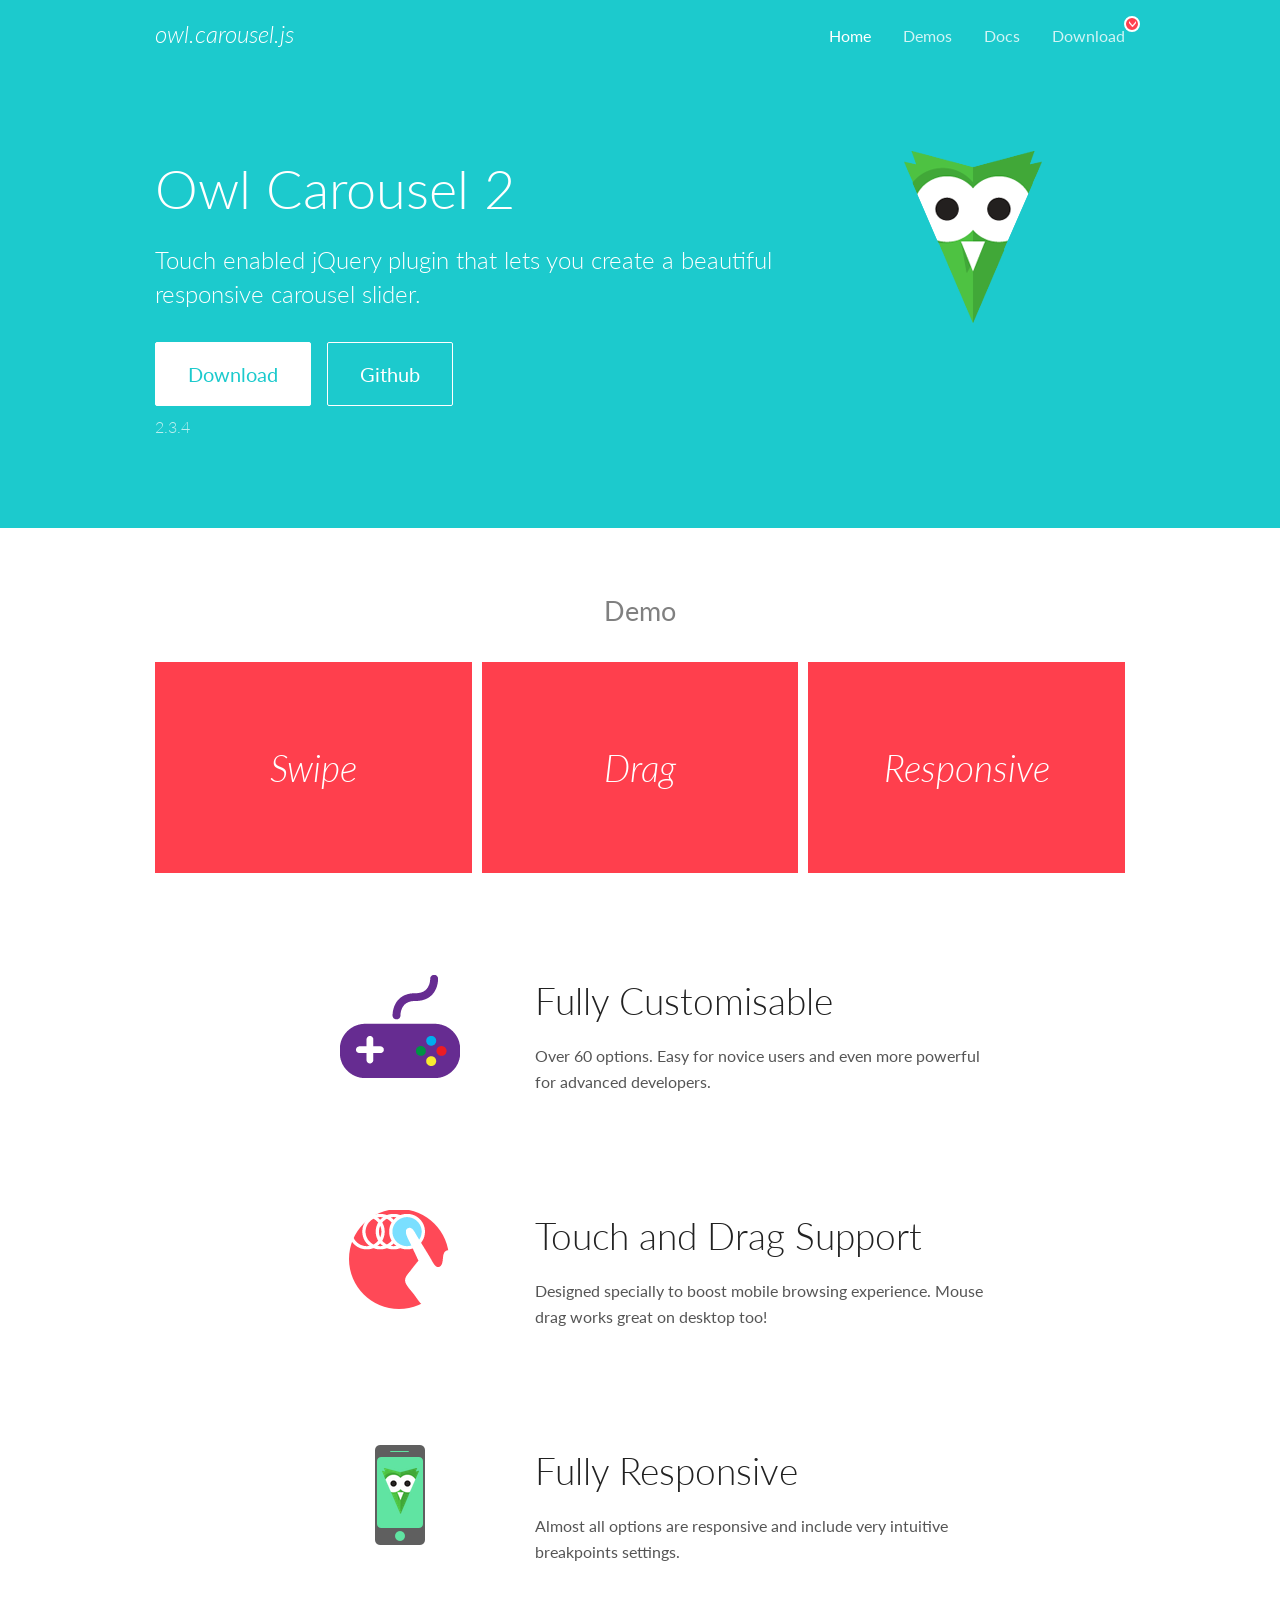
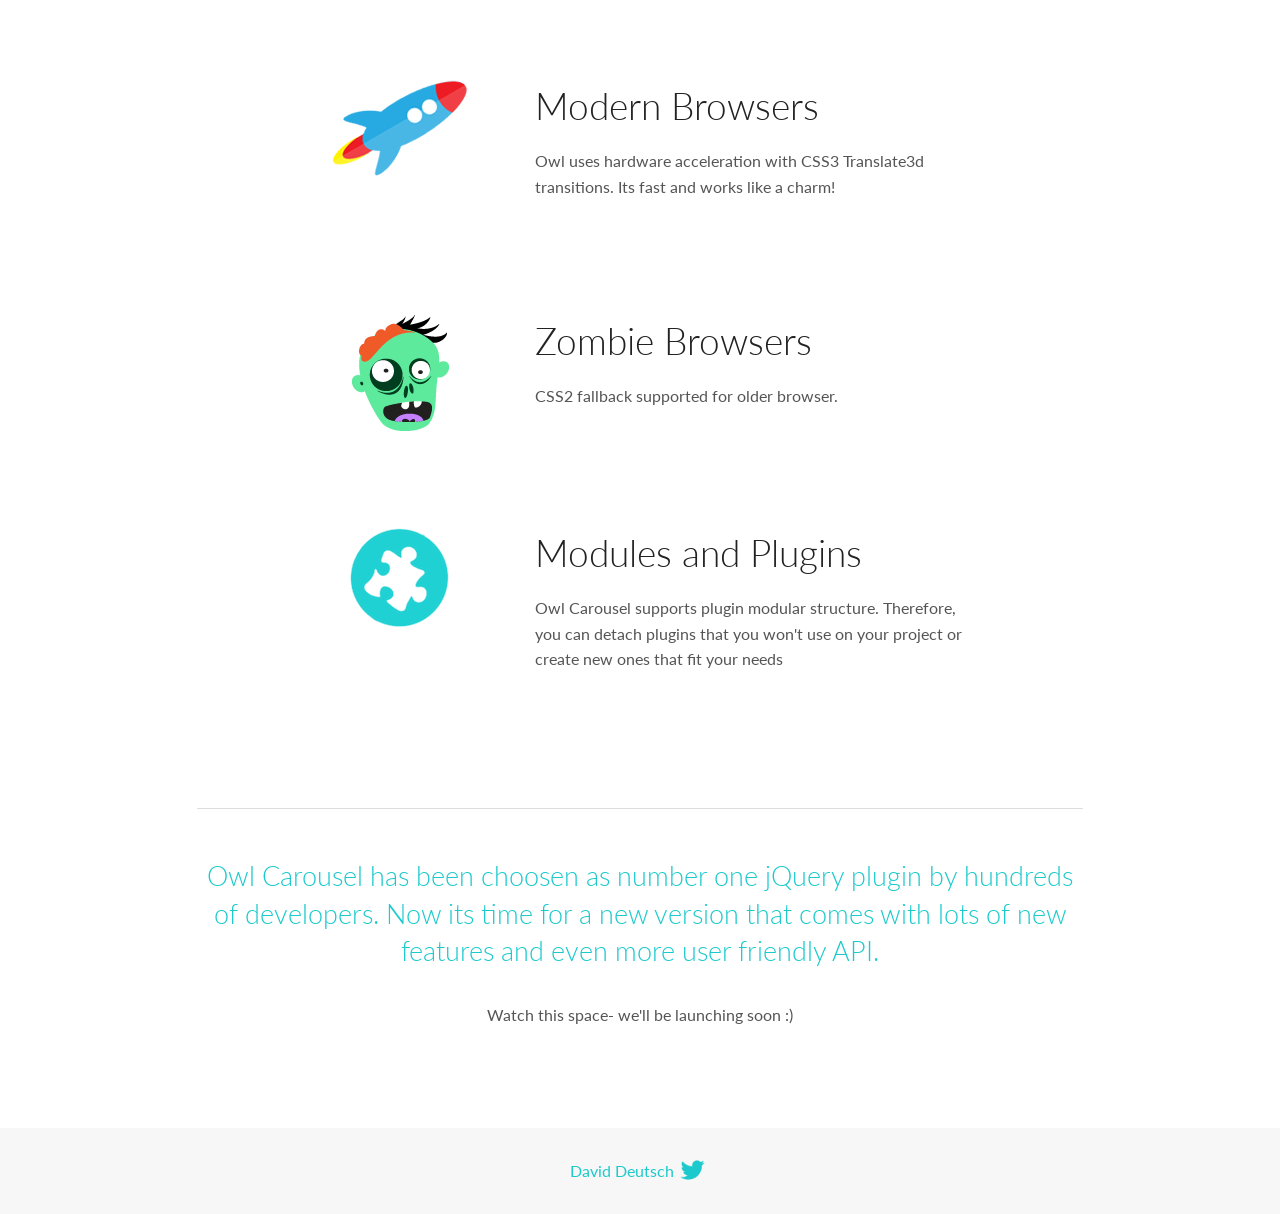
<file: portfolio/src/main/webapp/owl.carousel/docs/index.html>
<!DOCTYPE html>
<html lang="en">
  <head>

    <!-- head -->
    <meta charset="utf-8">
    <meta name="msapplication-tap-highlight" content="no" />
    <meta name="viewport" content="width=device-width, initial-scale=1.0" />
    <meta name="description" content="Touch enabled jQuery plugin that lets you create beautiful responsive carousel slider.">
    <meta name="author" content="David Deutsch">
    <title>
      Home | Owl Carousel | 2.3.4
    </title>

    <!-- Stylesheets -->
    <link href='https://fonts.googleapis.com/css?family=Lato:300,400,700,400italic,300italic' rel='stylesheet' type='text/css'>
    <link rel="stylesheet" href="assets/css/docs.theme.min.css">

    <!-- Owl Stylesheets -->
    <link rel="stylesheet" href="assets/owlcarousel/assets/owl.carousel.min.css">
    <link rel="stylesheet" href="assets/owlcarousel/assets/owl.theme.default.min.css">

    <!-- HTML5 shim and Respond.js IE8 support of HTML5 elements and media queries -->

    <!--[if lt IE 9]>
      <script src="https://oss.maxcdn.com/libs/html5shiv/3.7.0/html5shiv.js"></script>
      <script src="https://oss.maxcdn.com/libs/respond.js/1.3.0/respond.min.js"></script>
    <![endif]-->

    <!-- Favicons -->
    <link rel="apple-touch-icon-precomposed" sizes="144x144" href="assets/ico/apple-touch-icon-144-precomposed.png">
    <link rel="shortcut icon" href="assets/ico/favicon.png">
    <link rel="shortcut icon" href="favicon.ico">

    <!-- Yeah i know js should not be in header. Its required for demos.-->

    <!-- javascript -->
    <script src="assets/vendors/jquery.min.js"></script>
    <script src="assets/owlcarousel/owl.carousel.js"></script>
  </head>
  <body>

    <!-- header -->
    <header class="header">
      <div class="row">
        <div class="large-12 columns">
          <div class="brand left">
            <h3>
              <a href="/OwlCarousel2/">owl.carousel.js</a> 
            </h3>
          </div>
          <a id="toggle-nav" class="right">
            <span></span> <span></span> <span></span> 
          </a> 
          <div class="nav-bar">
            <ul class="clearfix">
              <li class="active">
                <a href="/OwlCarousel2/index.html">Home</a> 
              </li>
              <li> <a href="/OwlCarousel2/demos/demos.html">Demos</a>  </li>
              <li> <a href="/OwlCarousel2/docs/started-welcome.html">Docs</a>  </li>
              <li>
                <a href="https://github.com/OwlCarousel2/OwlCarousel2/archive/2.3.4.zip">Download</a> 
                <span class="download"></span> 
              </li>
            </ul>
          </div>
        </div>
      </div>
    </header>

    <!-- home panel -->
    <section id="hero">
      <div class="row">
        <div class="large-8 medium-8 columns">
          <h1>Owl Carousel 2</h1>
          <h4>Touch enabled jQuery plugin that lets you create a beautiful responsive carousel slider.</h4>
          <a href="https://github.com/OwlCarousel2/OwlCarousel2/archive/2.3.4.zip" class="hero-button">Download</a> 
          <a href="https://github.com/OwlCarousel2/OwlCarousel2" class="hero-button outline">Github</a> 
          <p>2.3.4</p>
        </div>
        <div class="large-4 medium-4 columns">
          <img class="owl-logo" src="assets/img/owl-logo.png" alt="mr. Owl">
        </div>
      </div>
    </section>

    <!-- body -->
    <div class="home-demo">
      <div class="row">
        <div class="large-12 columns">
          <h3>Demo</h3>
          <div class="owl-carousel">
            <div class="item">
              <h2>Swipe</h2>
            </div>
            <div class="item">
              <h2>Drag</h2>
            </div>
            <div class="item">
              <h2>Responsive</h2>
            </div>
            <div class="item">
              <h2>CSS3</h2>
            </div>
            <div class="item">
              <h2>Fast</h2>
            </div>
            <div class="item">
              <h2>Easy</h2>
            </div>
            <div class="item">
              <h2>Free</h2>
            </div>
            <div class="item">
              <h2>Upgradable</h2>
            </div>
            <div class="item">
              <h2>Tons of options</h2>
            </div>
            <div class="item">
              <h2>Infinity</h2>
            </div>
            <div class="item">
              <h2>Auto Width</h2>
            </div>
          </div>
        </div>
      </div>
    </div>
    <script>
      var owl = $('.owl-carousel');
      owl.owlCarousel({
        margin: 10,
        loop: true,
        responsive: {
          0: {
            items: 1
          },
          600: {
            items: 2
          },
          1000: {
            items: 3
          }
        }
      })
    </script>

    <!-- features -->
    <div id="features">
      <div class="row">
        <div class="small-12 medium-9 small-centered columns">
          <section class="row feature">
            <div class="medium-4 small-12 columns">
              <img src="assets/img/feature-options.png" alt="">
            </div>
            <div class="medium-8 small-12 columns">
              <h2>Fully Customisable</h2>
              <p>Over 60 options. Easy for novice users and even more powerful for advanced developers.</p>
            </div>
          </section>
          <section class="row feature">
            <div class="medium-4 small-12 columns">
              <img src="assets/img/feature-drag.png" alt="">
            </div>
            <div class="medium-8 small-12 columns">
              <h2>Touch and Drag Support</h2>
              <p>Designed specially to boost mobile browsing experience. Mouse drag works great on desktop too!</p>
            </div>
          </section>
          <section class="row feature">
            <div class="medium-4 small-12 columns">
              <img src="assets/img/feature-responsive.png" alt="">
            </div>
            <div class="medium-8 small-12 columns">
              <h2>Fully Responsive</h2>
              <p>Almost all options are responsive and include very intuitive breakpoints settings.</p>
            </div>
          </section>
          <section class="row feature">
            <div class="medium-4 small-12 columns">
              <img src="assets/img/feature-modern.png" alt="">
            </div>
            <div class="medium-8 small-12 columns">
              <h2>Modern Browsers</h2>
              <p>Owl uses hardware acceleration with CSS3 Translate3d transitions. Its fast and works like a charm! </p>
            </div>
          </section>
          <section class="row feature">
            <div class="medium-4 small-12 columns">
              <img src="assets/img/feature-zombie.png" alt="">
            </div>
            <div class="medium-8 small-12 columns">
              <h2>Zombie Browsers</h2>
              <p>CSS2 fallback supported for older browser.</p>
            </div>
          </section>
          <section class="row feature">
            <div class="medium-4 small-12 columns">
              <img src="assets/img/feature-module.png" alt="">
            </div>
            <div class="medium-8 small-12 columns">
              <h2>Modules and Plugins</h2>
              <p>Owl Carousel supports plugin modular structure. Therefore, you can detach plugins that you won&#x27;t use on your project or create new ones that fit your needs</p>
            </div>
          </section>
        </div>
      </div>
    </div>

    <!-- footer -->
    <section id="teaser-text">
      <div class="row">
        <div class="small-12 medium-11 small-centered columns">
          <hr>
          <h3 id="owl-carousel-has-been-choosen-as-number-one-jquery-plugin-by-hundreds-of-developers-now-its-time-for-a-new-version-that-comes-with-lots-of-new-features-and-even-more-user-friendly-api-">Owl Carousel has been choosen as number one jQuery plugin by hundreds of developers. Now its time for a new version that comes with lots of new features and even more user friendly API.</h3>
          <p>Watch this space- we&#39;ll be launching soon :)</p>
        </div>
      </div>
    </section>

    <!-- footer -->
    <footer class="footer">
      <div class="row">
        <div class="large-12 columns">
          <h5>
            <a href="/OwlCarousel2/docs/support-contact.html">David Deutsch</a> 
            <a id="custom-tweet-button" href="https://twitter.com/share?url=https://github.com/OwlCarousel2/OwlCarousel2&text=Owl Carousel - This is so awesome! " target="_blank"></a> 
          </h5>
        </div>
      </div>
    </footer>

    <!-- vendors -->
    <script src="assets/vendors/highlight.js"></script>
    <script src="assets/js/app.js"></script>
  </body>
</html>
</file>
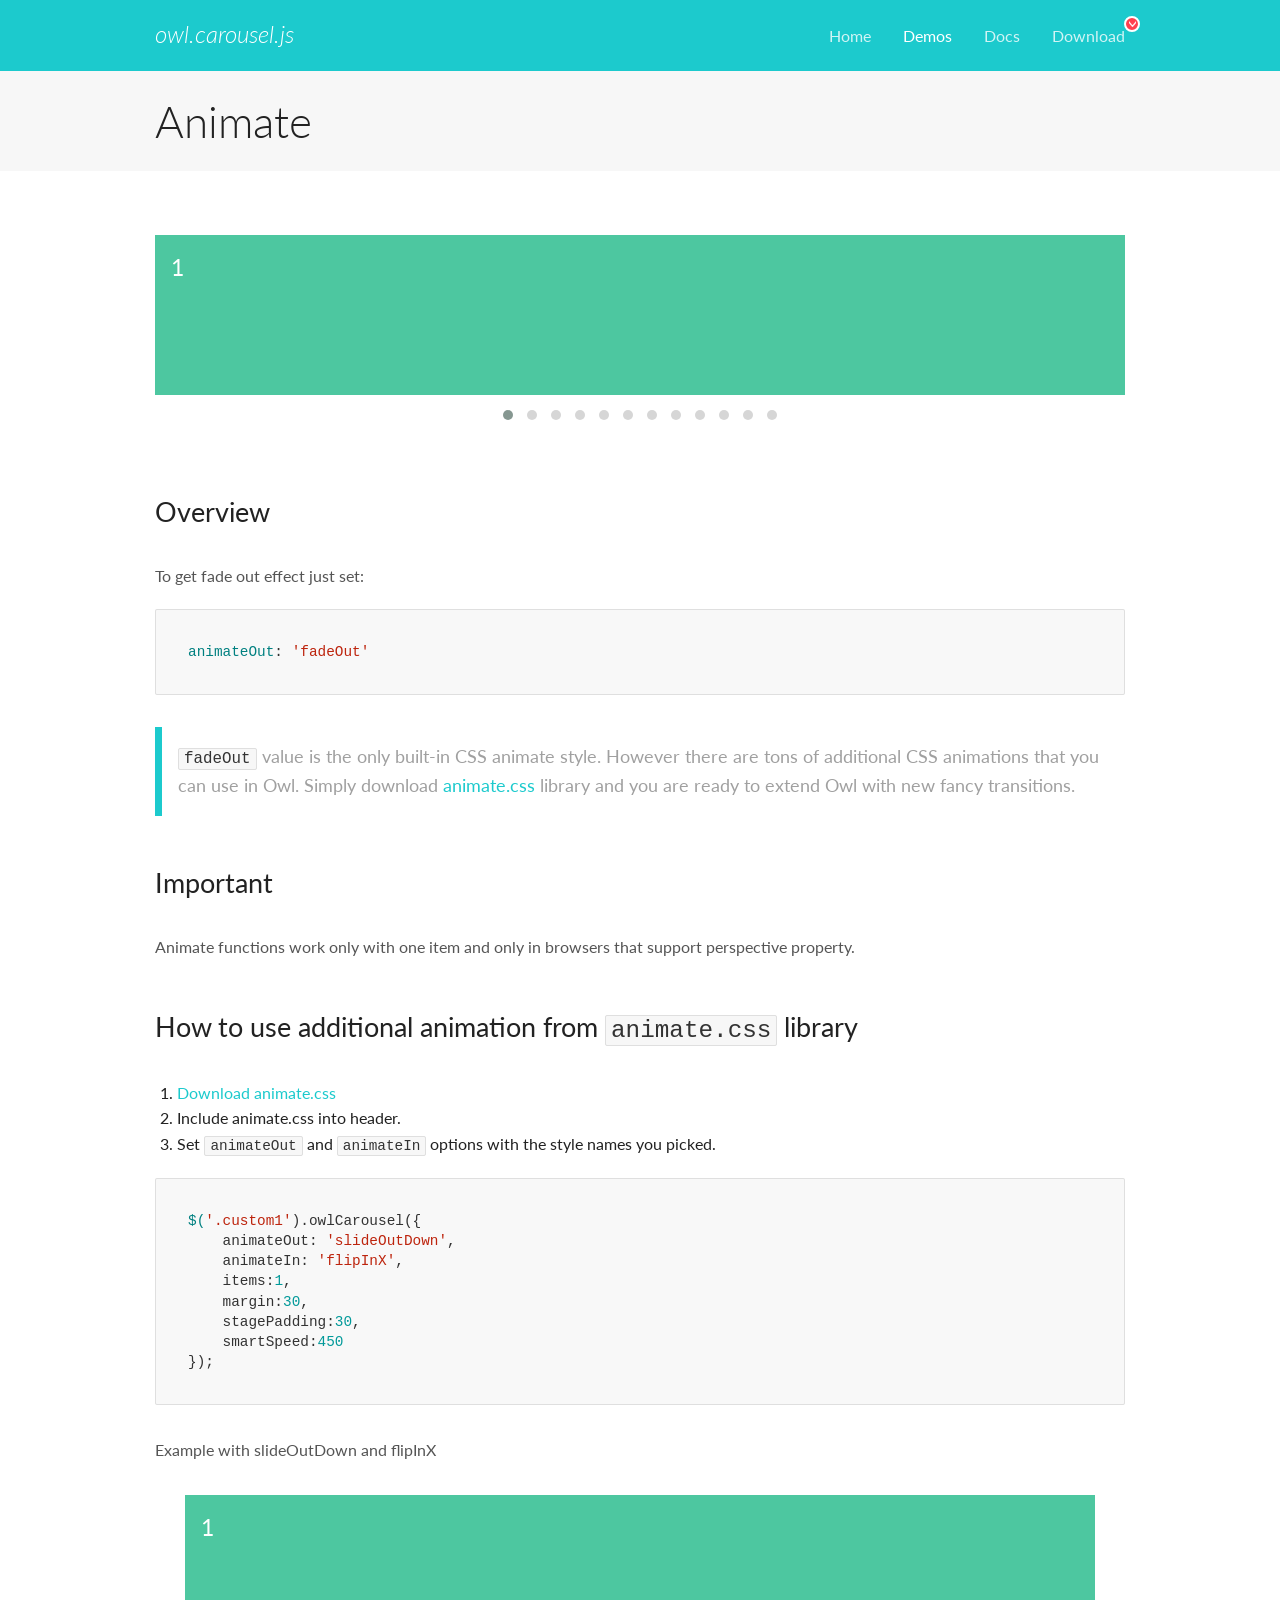
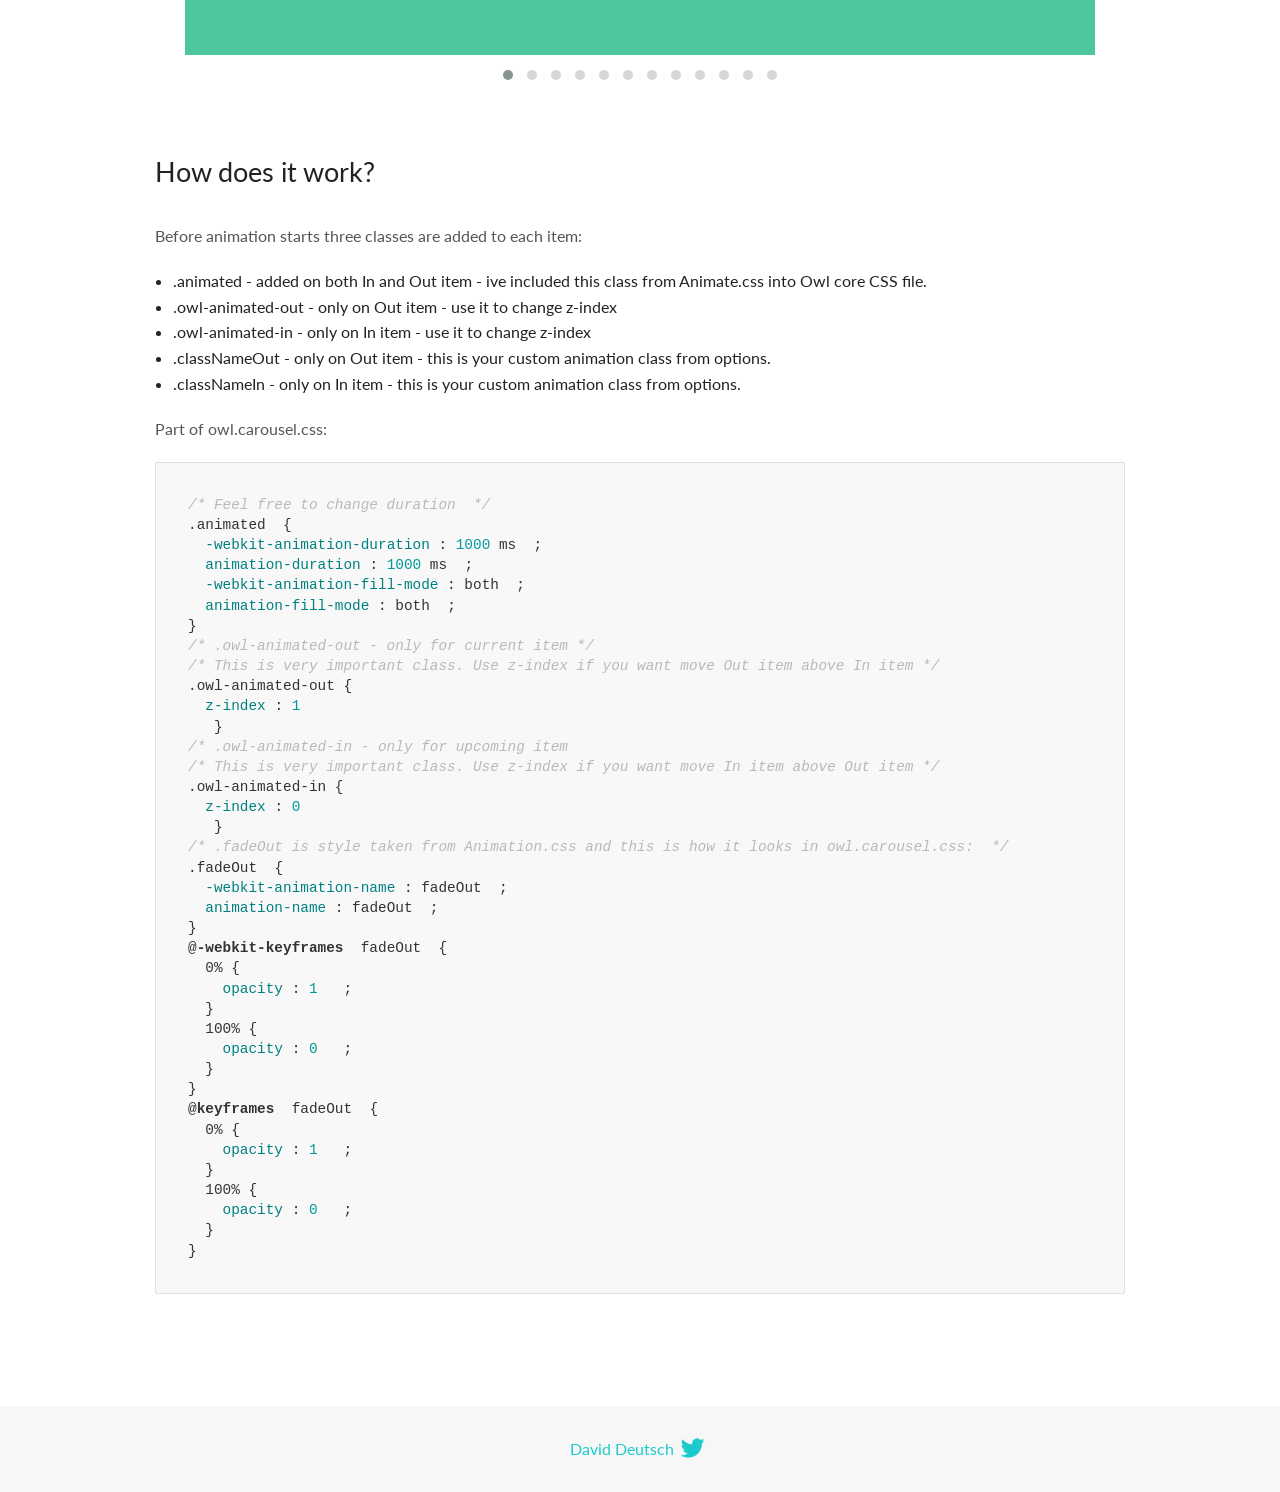
<file: portfolio/src/main/webapp/owl.carousel/docs/demos/animate.html>
<!DOCTYPE html>
<html lang="en">
  <head>

    <!-- head -->
    <meta charset="utf-8">
    <meta name="msapplication-tap-highlight" content="no" />
    <meta name="viewport" content="width=device-width, initial-scale=1.0" />
    <meta name="description" content="Animate carousel">
    <meta name="author" content="David Deutsch">
    <title>
      Animate Demo | Owl Carousel | 2.3.4
    </title>

    <!-- Stylesheets -->
    <link href='https://fonts.googleapis.com/css?family=Lato:300,400,700,400italic,300italic' rel='stylesheet' type='text/css'>
    <link rel="stylesheet" href="../assets/css/docs.theme.min.css">

    <!-- Owl Stylesheets -->
    <link rel="stylesheet" href="../assets/owlcarousel/assets/owl.carousel.min.css">
    <link rel="stylesheet" href="../assets/owlcarousel/assets/owl.theme.default.min.css">

    <!-- HTML5 shim and Respond.js IE8 support of HTML5 elements and media queries -->

    <!--[if lt IE 9]>
      <script src="https://oss.maxcdn.com/libs/html5shiv/3.7.0/html5shiv.js"></script>
      <script src="https://oss.maxcdn.com/libs/respond.js/1.3.0/respond.min.js"></script>
    <![endif]-->

    <!-- Favicons -->
    <link rel="apple-touch-icon-precomposed" sizes="144x144" href="../assets/ico/apple-touch-icon-144-precomposed.png">
    <link rel="shortcut icon" href="../assets/ico/favicon.png">
    <link rel="shortcut icon" href="favicon.ico">

    <!-- Yeah i know js should not be in header. Its required for demos.-->

    <!-- javascript -->
    <script src="../assets/vendors/jquery.min.js"></script>
    <script src="../assets/owlcarousel/owl.carousel.js"></script>
  </head>
  <body>

    <!-- header -->
    <header class="header">
      <div class="row">
        <div class="large-12 columns">
          <div class="brand left">
            <h3>
              <a href="/OwlCarousel2/">owl.carousel.js</a> 
            </h3>
          </div>
          <a id="toggle-nav" class="right">
            <span></span> <span></span> <span></span> 
          </a> 
          <div class="nav-bar">
            <ul class="clearfix">
              <li> <a href="/OwlCarousel2/index.html">Home</a>  </li>
              <li class="active">
                <a href="/OwlCarousel2/demos/demos.html">Demos</a> 
              </li>
              <li> <a href="/OwlCarousel2/docs/started-welcome.html">Docs</a>  </li>
              <li>
                <a href="https://github.com/OwlCarousel2/OwlCarousel2/archive/2.3.4.zip">Download</a> 
                <span class="download"></span> 
              </li>
            </ul>
          </div>
        </div>
      </div>
    </header>

    <!-- title -->
    <section class="title">
      <div class="row">
        <div class="large-12 columns">
          <h1>Animate</h1>
        </div>
      </div>
    </section>

    <!--  Demos -->
    <section id="demos">
      <div class="row">
        <div class="large-12 columns">
          <div class="fadeOut owl-carousel owl-theme">
            <div class="item">
              <h4>1</h4>
            </div>
            <div class="item">
              <h4>2</h4>
            </div>
            <div class="item">
              <h4>3</h4>
            </div>
            <div class="item">
              <h4>4</h4>
            </div>
            <div class="item">
              <h4>5</h4>
            </div>
            <div class="item">
              <h4>6</h4>
            </div>
            <div class="item">
              <h4>7</h4>
            </div>
            <div class="item">
              <h4>8</h4>
            </div>
            <div class="item">
              <h4>9</h4>
            </div>
            <div class="item">
              <h4>10</h4>
            </div>
            <div class="item">
              <h4>11</h4>
            </div>
            <div class="item">
              <h4>12</h4>
            </div>
          </div>
          <h3 id="overview">Overview</h3>
          <p>To get fade out effect just set:</p>
          <pre><code>animateOut: &#39;fadeOut&#39;</code></pre>
          <blockquote>
            <p><code>fadeOut</code> value is the only built-in CSS animate style. However there are tons of additional CSS animations that you can use in Owl. Simply download
              <a href="https://daneden.github.io/animate.css/">animate.css</a>  library and you are ready to extend Owl with new fancy transitions.</p>
          </blockquote>
          <h3 id="important">Important</h3>
          <p>Animate functions work only with one item and only in browsers that support perspective property.</p>
          <h3 id="how-to-use-additional-animation-from-animate-css-library">How to use additional animation from <code>animate.css</code> library</h3>
          <ol>
            <li> <a href="https://daneden.github.io/animate.css/">Download animate.css</a>  </li>
            <li>Include animate.css into header.</li>
            <li>Set <code>animateOut</code> and <code>animateIn</code> options with the style names you picked.</li>
          </ol>
          <pre><code>$(&#39;.custom1&#39;).owlCarousel({
    animateOut: &#39;slideOutDown&#39;,
    animateIn: &#39;flipInX&#39;,
    items:1,
    margin:30,
    stagePadding:30,
    smartSpeed:450
});</code></pre>
          <p>Example with slideOutDown and flipInX</p>
          <div class="custom1 owl-carousel owl-theme">
            <div class="item">
              <h4>1</h4>
            </div>
            <div class="item">
              <h4>2</h4>
            </div>
            <div class="item">
              <h4>3</h4>
            </div>
            <div class="item">
              <h4>4</h4>
            </div>
            <div class="item">
              <h4>5</h4>
            </div>
            <div class="item">
              <h4>6</h4>
            </div>
            <div class="item">
              <h4>7</h4>
            </div>
            <div class="item">
              <h4>8</h4>
            </div>
            <div class="item">
              <h4>9</h4>
            </div>
            <div class="item">
              <h4>10</h4>
            </div>
            <div class="item">
              <h4>11</h4>
            </div>
            <div class="item">
              <h4>12</h4>
            </div>
          </div>
          <h3 id="how-does-it-work-">How does it work?</h3>
          <p>Before animation starts three classes are added to each item:</p>
          <ul>
            <li>.animated - added on both In and Out item - ive included this class from Animate.css into Owl core CSS file.</li>
            <li>.owl-animated-out - only on Out item - use it to change z-index</li>
            <li>.owl-animated-in - only on In item - use it to change z-index</li>
            <li>.classNameOut - only on Out item - this is your custom animation class from options.</li>
            <li>.classNameIn - only on In item - this is your custom animation class from options.</li>
          </ul>
          <p>Part of owl.carousel.css:</p>
          <pre><code class="language-css"><span class="comment">/* Feel free to change duration  */</span> 
<span class="class">.animated</span>  <span class="rules">{
  <span class="rule"><span class="attribute">-webkit-animation-duration</span> :<span class="value"> <span class="number">1000</span> ms</span> </span> ;
  <span class="rule"><span class="attribute">animation-duration</span> :<span class="value"> <span class="number">1000</span> ms</span> </span> ;
  <span class="rule"><span class="attribute">-webkit-animation-fill-mode</span> :<span class="value"> both</span> </span> ;
  <span class="rule"><span class="attribute">animation-fill-mode</span> :<span class="value"> both</span> </span> ;
<span class="rule">}</span> </span> 
<span class="comment">/* .owl-animated-out - only for current item */</span> 
<span class="comment">/* This is very important class. Use z-index if you want move Out item above In item */</span> 
<span class="class">.owl-animated-out</span> <span class="rules">{
  <span class="rule"><span class="attribute">z-index</span> :<span class="value"> <span class="number">1</span> 
</span> </span> </span> }
<span class="comment">/* .owl-animated-in - only for upcoming item
/* This is very important class. Use z-index if you want move In item above Out item */</span> 
<span class="class">.owl-animated-in</span> <span class="rules">{
  <span class="rule"><span class="attribute">z-index</span> :<span class="value"> <span class="number">0</span> 
</span> </span> </span> }
<span class="comment">/* .fadeOut is style taken from Animation.css and this is how it looks in owl.carousel.css:  */</span> 
<span class="class">.fadeOut</span>  <span class="rules">{
  <span class="rule"><span class="attribute">-webkit-animation-name</span> :<span class="value"> fadeOut</span> </span> ;
  <span class="rule"><span class="attribute">animation-name</span> :<span class="value"> fadeOut</span> </span> ;
<span class="rule">}</span> </span> 
<span class="at_rule">@<span class="keyword">-webkit-keyframes</span>  fadeOut </span> {
  0% <span class="rules">{
    <span class="rule"><span class="attribute">opacity</span> :<span class="value"> <span class="number">1</span> </span> </span> ;
  <span class="rule">}</span> </span> 
  100% <span class="rules">{
    <span class="rule"><span class="attribute">opacity</span> :<span class="value"> <span class="number">0</span> </span> </span> ;
  <span class="rule">}</span> </span> 
}
<span class="at_rule">@<span class="keyword">keyframes</span>  fadeOut </span> {
  0% <span class="rules">{
    <span class="rule"><span class="attribute">opacity</span> :<span class="value"> <span class="number">1</span> </span> </span> ;
  <span class="rule">}</span> </span> 
  100% <span class="rules">{
    <span class="rule"><span class="attribute">opacity</span> :<span class="value"> <span class="number">0</span> </span> </span> ;
  <span class="rule">}</span> </span> 
}</code></pre>
          <link rel="stylesheet" href="../assets/css/animate.css">
          <script>
            jQuery(document).ready(function($) {
              $('.fadeOut').owlCarousel({
                items: 1,
                animateOut: 'fadeOut',
                loop: true,
                margin: 10,
              });
              $('.custom1').owlCarousel({
                animateOut: 'slideOutDown',
                animateIn: 'flipInX',
                items: 1,
                margin: 30,
                stagePadding: 30,
                smartSpeed: 450
              });
            });
          </script>
        </div>
      </div>
    </section>

    <!-- footer -->
    <footer class="footer">
      <div class="row">
        <div class="large-12 columns">
          <h5>
            <a href="/OwlCarousel2/docs/support-contact.html">David Deutsch</a> 
            <a id="custom-tweet-button" href="https://twitter.com/share?url=https://github.com/OwlCarousel2/OwlCarousel2&text=Owl Carousel - This is so awesome! " target="_blank"></a> 
          </h5>
        </div>
      </div>
    </footer>

    <!-- vendors -->
    <script src="../assets/vendors/highlight.js"></script>
    <script src="../assets/js/app.js"></script>
  </body>
</html>
</file>
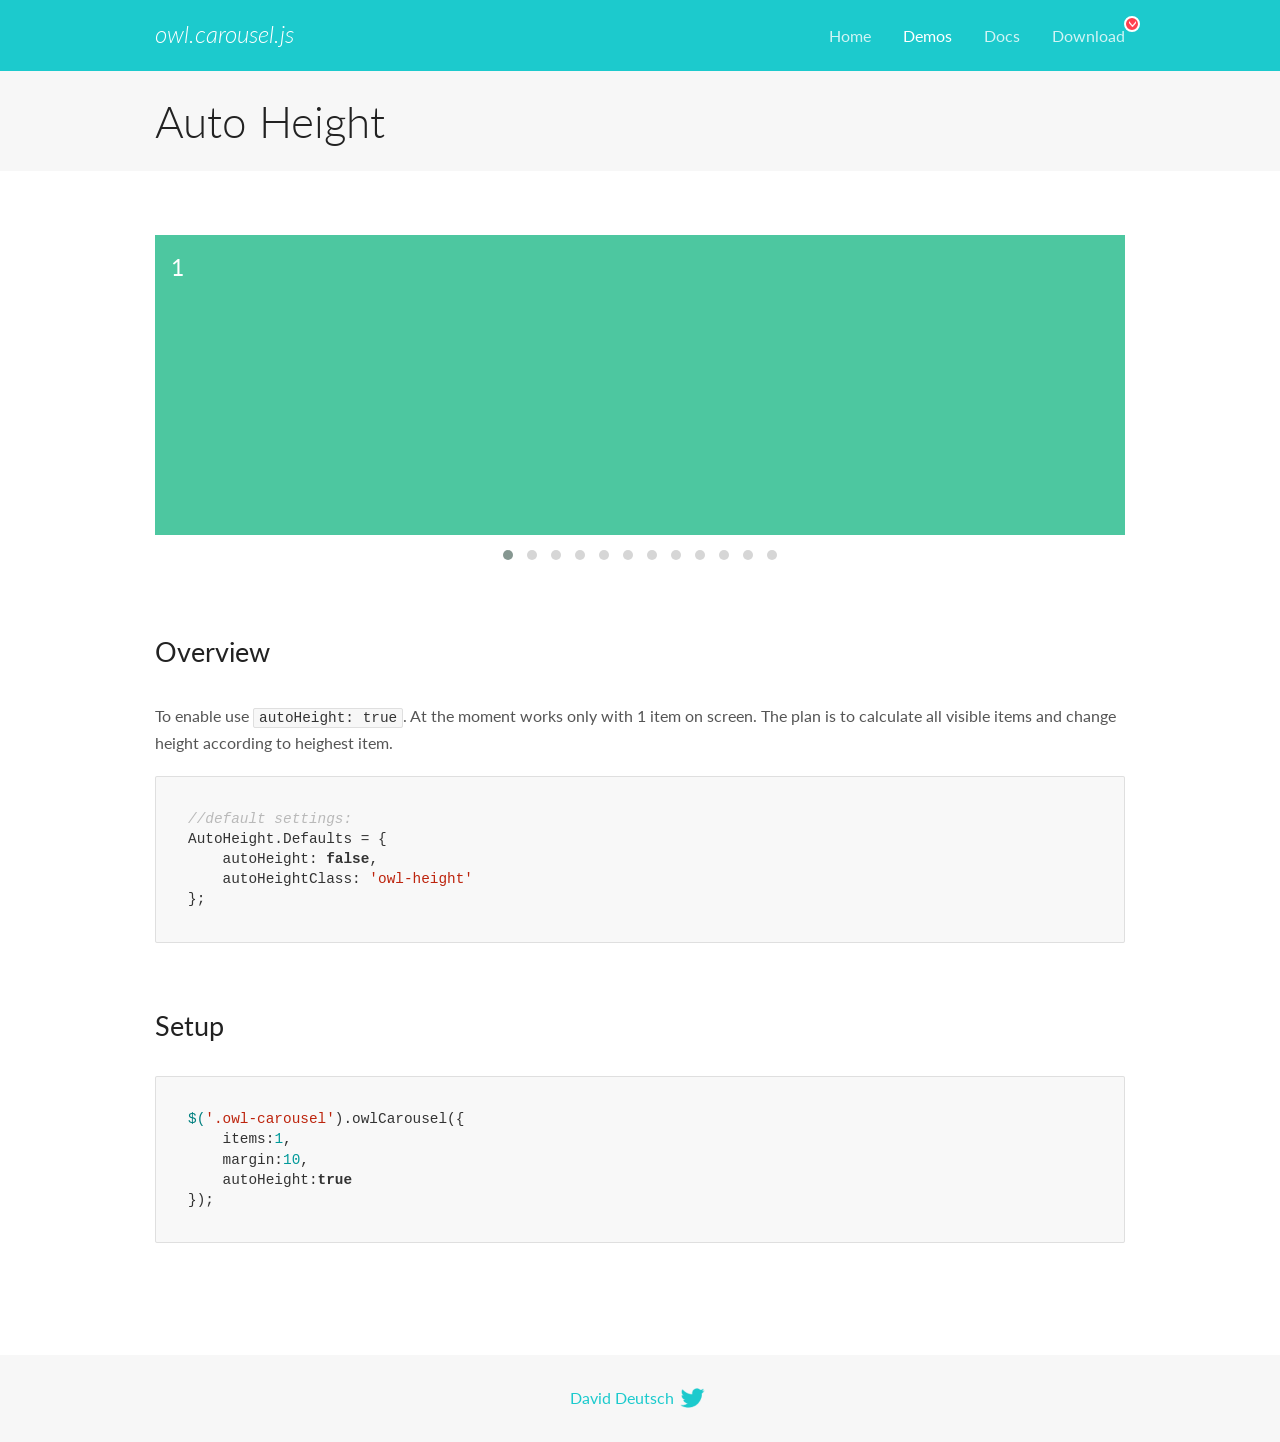
<file: portfolio/src/main/webapp/owl.carousel/docs/demos/autoheight.html>
<!DOCTYPE html>
<html lang="en">
  <head>

    <!-- head -->
    <meta charset="utf-8">
    <meta name="msapplication-tap-highlight" content="no" />
    <meta name="viewport" content="width=device-width, initial-scale=1.0" />
    <meta name="description" content="autoHeight usage demo">
    <meta name="author" content="David Deutsch">
    <title>
      Auto Height Demo | Owl Carousel | 2.3.4
    </title>

    <!-- Stylesheets -->
    <link href='https://fonts.googleapis.com/css?family=Lato:300,400,700,400italic,300italic' rel='stylesheet' type='text/css'>
    <link rel="stylesheet" href="../assets/css/docs.theme.min.css">

    <!-- Owl Stylesheets -->
    <link rel="stylesheet" href="../assets/owlcarousel/assets/owl.carousel.min.css">
    <link rel="stylesheet" href="../assets/owlcarousel/assets/owl.theme.default.min.css">

    <!-- HTML5 shim and Respond.js IE8 support of HTML5 elements and media queries -->

    <!--[if lt IE 9]>
      <script src="https://oss.maxcdn.com/libs/html5shiv/3.7.0/html5shiv.js"></script>
      <script src="https://oss.maxcdn.com/libs/respond.js/1.3.0/respond.min.js"></script>
    <![endif]-->

    <!-- Favicons -->
    <link rel="apple-touch-icon-precomposed" sizes="144x144" href="../assets/ico/apple-touch-icon-144-precomposed.png">
    <link rel="shortcut icon" href="../assets/ico/favicon.png">
    <link rel="shortcut icon" href="favicon.ico">

    <!-- Yeah i know js should not be in header. Its required for demos.-->

    <!-- javascript -->
    <script src="../assets/vendors/jquery.min.js"></script>
    <script src="../assets/owlcarousel/owl.carousel.js"></script>
  </head>
  <body>

    <!-- header -->
    <header class="header">
      <div class="row">
        <div class="large-12 columns">
          <div class="brand left">
            <h3>
              <a href="/OwlCarousel2/">owl.carousel.js</a> 
            </h3>
          </div>
          <a id="toggle-nav" class="right">
            <span></span> <span></span> <span></span> 
          </a> 
          <div class="nav-bar">
            <ul class="clearfix">
              <li> <a href="/OwlCarousel2/index.html">Home</a>  </li>
              <li class="active">
                <a href="/OwlCarousel2/demos/demos.html">Demos</a> 
              </li>
              <li> <a href="/OwlCarousel2/docs/started-welcome.html">Docs</a>  </li>
              <li>
                <a href="https://github.com/OwlCarousel2/OwlCarousel2/archive/2.3.4.zip">Download</a> 
                <span class="download"></span> 
              </li>
            </ul>
          </div>
        </div>
      </div>
    </header>

    <!-- title -->
    <section class="title">
      <div class="row">
        <div class="large-12 columns">
          <h1>Auto Height</h1>
        </div>
      </div>
    </section>

    <!--  Demos -->
    <section id="demos">
      <div class="row">
        <div class="large-12 columns">
          <div class="owl-carousel owl-theme">
            <div class="item" style="height:300px">
              <h4>1</h4>
            </div>
            <div class="item" style="height:100px">
              <h4>2</h4>
            </div>
            <div class="item" style="height:500px">
              <h4>3</h4>
            </div>
            <div class="item" style="height:250px">
              <h4>4</h4>
            </div>
            <div class="item" style="height:400px">
              <h4>5</h4>
            </div>
            <div class="item" style="height:500px">
              <h4>6</h4>
            </div>
            <div class="item" style="height:600px">
              <h4>7</h4>
            </div>
            <div class="item" style="height:400px">
              <h4>8</h4>
            </div>
            <div class="item" style="height:300px">
              <h4>9</h4>
            </div>
            <div class="item" style="height:350px">
              <h4>10</h4>
            </div>
            <div class="item" style="height:200px">
              <h4>11</h4>
            </div>
            <div class="item" style="height:150px">
              <h4>12</h4>
            </div>
          </div>
          <h3 id="overview">Overview</h3>
          <p>To enable use <code>autoHeight: true</code>. At the moment works only with 1 item on screen. The plan is to calculate all visible items and change height according to heighest item.</p>
          <pre><code>//default settings:
AutoHeight.Defaults = {
    autoHeight: false,
    autoHeightClass: &#39;owl-height&#39;
};</code></pre>
          <h3 id="setup">Setup</h3>
          <pre><code>$(&#39;.owl-carousel&#39;).owlCarousel({
    items:1,
    margin:10,
    autoHeight:true
});</code></pre>
          <script>
            $(document).ready(function() {
              $('.owl-carousel').owlCarousel({
                items: 1,
                margin: 10,
                autoHeight: true
              });
            })
          </script>
        </div>
      </div>
    </section>

    <!-- footer -->
    <footer class="footer">
      <div class="row">
        <div class="large-12 columns">
          <h5>
            <a href="/OwlCarousel2/docs/support-contact.html">David Deutsch</a> 
            <a id="custom-tweet-button" href="https://twitter.com/share?url=https://github.com/OwlCarousel2/OwlCarousel2&text=Owl Carousel - This is so awesome! " target="_blank"></a> 
          </h5>
        </div>
      </div>
    </footer>

    <!-- vendors -->
    <script src="../assets/vendors/highlight.js"></script>
    <script src="../assets/js/app.js"></script>
  </body>
</html>
</file>
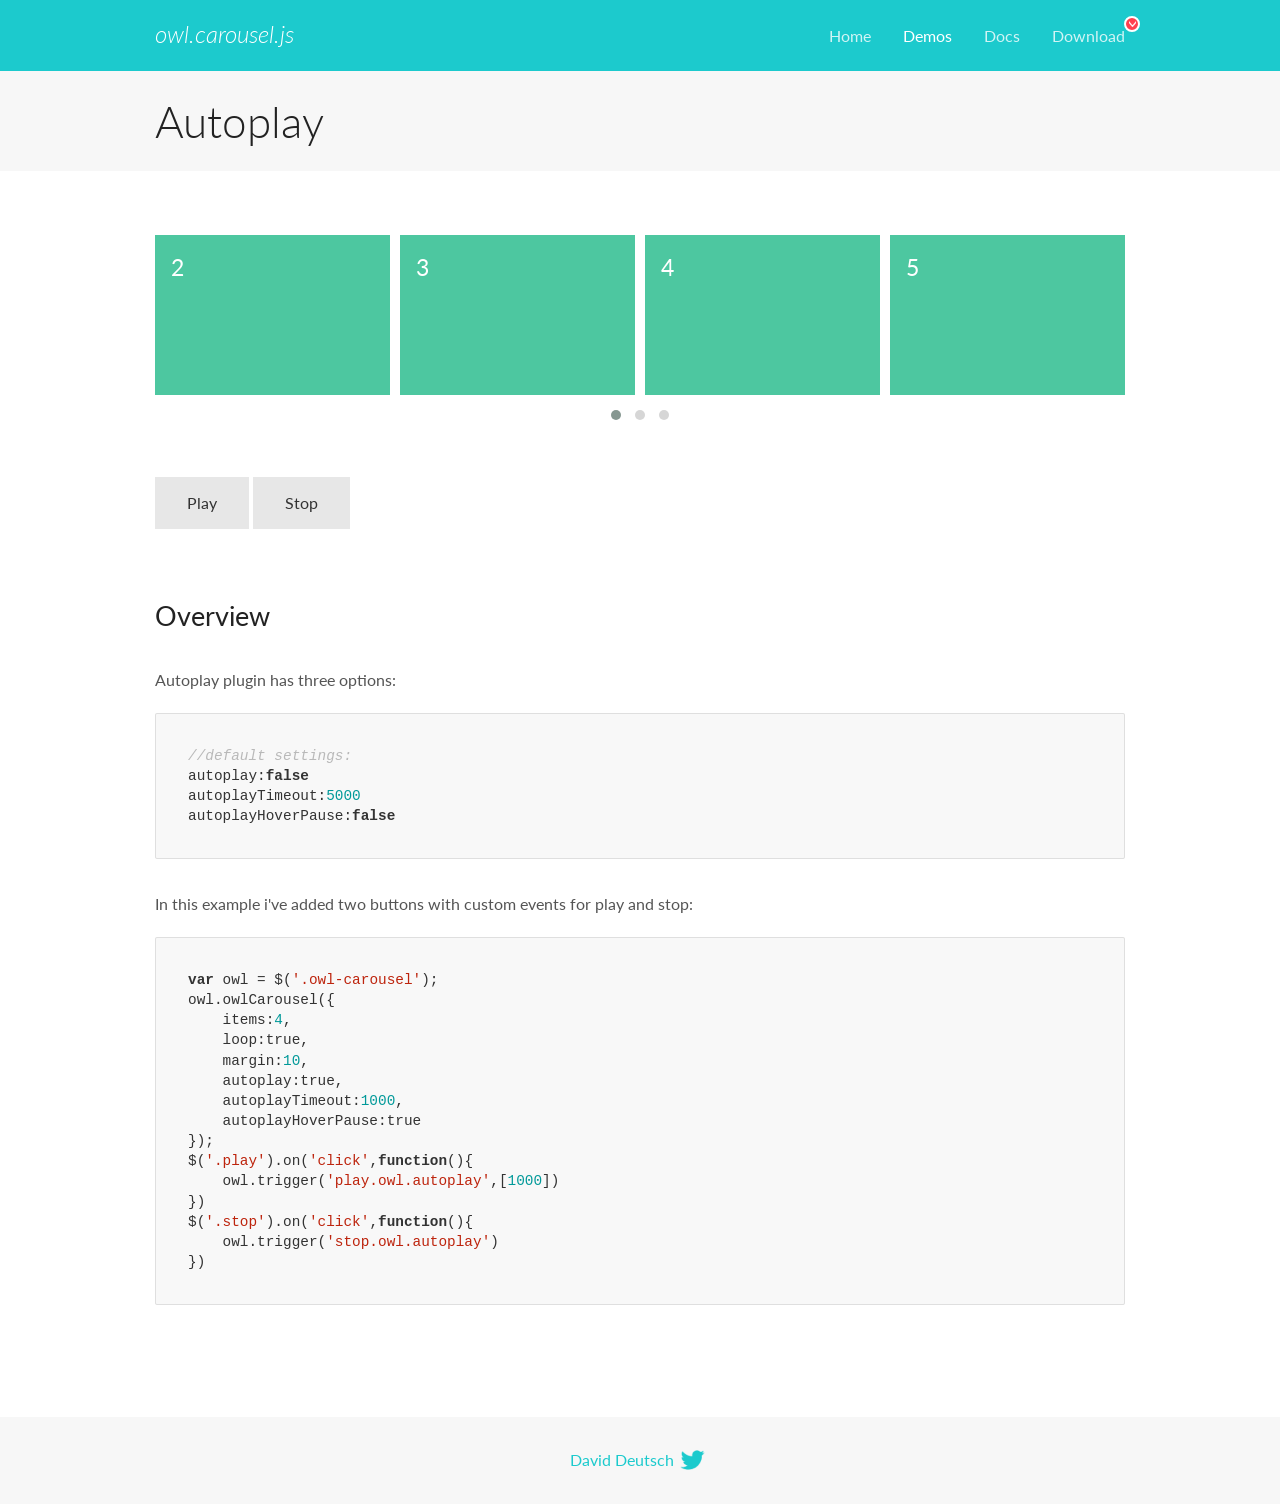
<file: portfolio/src/main/webapp/owl.carousel/docs/demos/autoplay.html>
<!DOCTYPE html>
<html lang="en">
  <head>

    <!-- head -->
    <meta charset="utf-8">
    <meta name="msapplication-tap-highlight" content="no" />
    <meta name="viewport" content="width=device-width, initial-scale=1.0" />
    <meta name="description" content="Autoplay usage demo">
    <meta name="author" content="David Deutsch">
    <title>
      Autoplay Demo | Owl Carousel | 2.3.4
    </title>

    <!-- Stylesheets -->
    <link href='https://fonts.googleapis.com/css?family=Lato:300,400,700,400italic,300italic' rel='stylesheet' type='text/css'>
    <link rel="stylesheet" href="../assets/css/docs.theme.min.css">

    <!-- Owl Stylesheets -->
    <link rel="stylesheet" href="../assets/owlcarousel/assets/owl.carousel.min.css">
    <link rel="stylesheet" href="../assets/owlcarousel/assets/owl.theme.default.min.css">

    <!-- HTML5 shim and Respond.js IE8 support of HTML5 elements and media queries -->

    <!--[if lt IE 9]>
      <script src="https://oss.maxcdn.com/libs/html5shiv/3.7.0/html5shiv.js"></script>
      <script src="https://oss.maxcdn.com/libs/respond.js/1.3.0/respond.min.js"></script>
    <![endif]-->

    <!-- Favicons -->
    <link rel="apple-touch-icon-precomposed" sizes="144x144" href="../assets/ico/apple-touch-icon-144-precomposed.png">
    <link rel="shortcut icon" href="../assets/ico/favicon.png">
    <link rel="shortcut icon" href="favicon.ico">

    <!-- Yeah i know js should not be in header. Its required for demos.-->

    <!-- javascript -->
    <script src="../assets/vendors/jquery.min.js"></script>
    <script src="../assets/owlcarousel/owl.carousel.js"></script>
  </head>
  <body>

    <!-- header -->
    <header class="header">
      <div class="row">
        <div class="large-12 columns">
          <div class="brand left">
            <h3>
              <a href="/OwlCarousel2/">owl.carousel.js</a> 
            </h3>
          </div>
          <a id="toggle-nav" class="right">
            <span></span> <span></span> <span></span> 
          </a> 
          <div class="nav-bar">
            <ul class="clearfix">
              <li> <a href="/OwlCarousel2/index.html">Home</a>  </li>
              <li class="active">
                <a href="/OwlCarousel2/demos/demos.html">Demos</a> 
              </li>
              <li> <a href="/OwlCarousel2/docs/started-welcome.html">Docs</a>  </li>
              <li>
                <a href="https://github.com/OwlCarousel2/OwlCarousel2/archive/2.3.4.zip">Download</a> 
                <span class="download"></span> 
              </li>
            </ul>
          </div>
        </div>
      </div>
    </header>

    <!-- title -->
    <section class="title">
      <div class="row">
        <div class="large-12 columns">
          <h1>Autoplay</h1>
        </div>
      </div>
    </section>

    <!--  Demos -->
    <section id="demos">
      <div class="row">
        <div class="large-12 columns">
          <div class="owl-carousel owl-theme">
            <div class="item">
              <h4>1</h4>
            </div>
            <div class="item">
              <h4>2</h4>
            </div>
            <div class="item">
              <h4>3</h4>
            </div>
            <div class="item">
              <h4>4</h4>
            </div>
            <div class="item">
              <h4>5</h4>
            </div>
            <div class="item">
              <h4>6</h4>
            </div>
            <div class="item">
              <h4>7</h4>
            </div>
            <div class="item">
              <h4>8</h4>
            </div>
            <div class="item">
              <h4>9</h4>
            </div>
            <div class="item">
              <h4>10</h4>
            </div>
            <div class="item">
              <h4>11</h4>
            </div>
            <div class="item">
              <h4>12</h4>
            </div>
          </div>
          <a class="button secondary play">Play</a> 
          <a class="button secondary stop">Stop</a> 
          <h3 id="overview">Overview</h3>
          <p>Autoplay plugin has three options:</p>
          <pre><code>//default settings:
autoplay:false
autoplayTimeout:5000
autoplayHoverPause:false</code></pre>
          <p>In this example i&#39;ve added two buttons with custom events for play and stop:</p>
          <pre><code>var owl = $(&#39;.owl-carousel&#39;);
owl.owlCarousel({
    items:4,
    loop:true,
    margin:10,
    autoplay:true,
    autoplayTimeout:1000,
    autoplayHoverPause:true
});
$(&#39;.play&#39;).on(&#39;click&#39;,function(){
    owl.trigger(&#39;play.owl.autoplay&#39;,[1000])
})
$(&#39;.stop&#39;).on(&#39;click&#39;,function(){
    owl.trigger(&#39;stop.owl.autoplay&#39;)
})</code></pre>
          <script>
            $(document).ready(function() {
              var owl = $('.owl-carousel');
              owl.owlCarousel({
                items: 4,
                loop: true,
                margin: 10,
                autoplay: true,
                autoplayTimeout: 1000,
                autoplayHoverPause: true
              });
              $('.play').on('click', function() {
                owl.trigger('play.owl.autoplay', [1000])
              })
              $('.stop').on('click', function() {
                owl.trigger('stop.owl.autoplay')
              })
            })
          </script>
        </div>
      </div>
    </section>

    <!-- footer -->
    <footer class="footer">
      <div class="row">
        <div class="large-12 columns">
          <h5>
            <a href="/OwlCarousel2/docs/support-contact.html">David Deutsch</a> 
            <a id="custom-tweet-button" href="https://twitter.com/share?url=https://github.com/OwlCarousel2/OwlCarousel2&text=Owl Carousel - This is so awesome! " target="_blank"></a> 
          </h5>
        </div>
      </div>
    </footer>

    <!-- vendors -->
    <script src="../assets/vendors/highlight.js"></script>
    <script src="../assets/js/app.js"></script>
  </body>
</html>
</file>
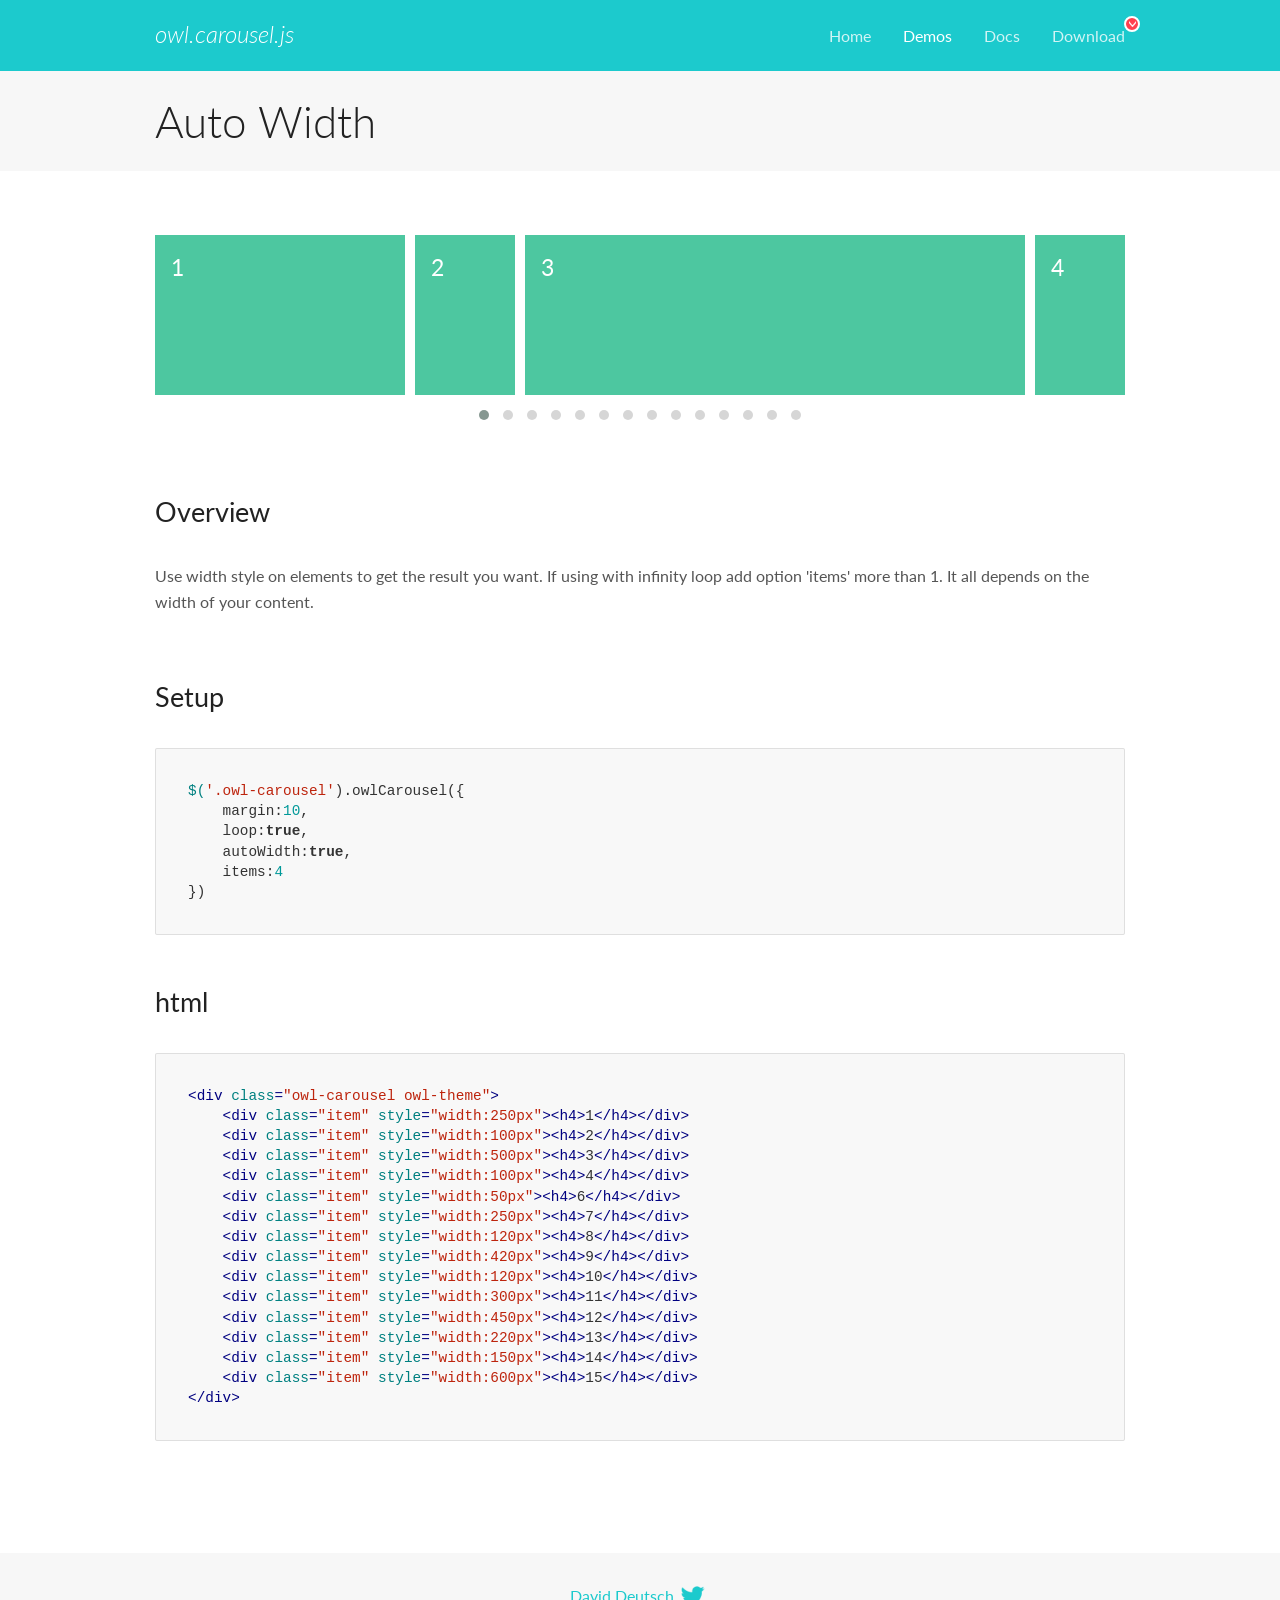
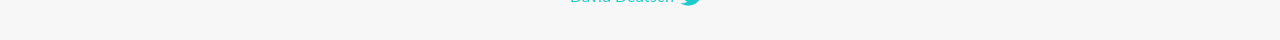
<file: portfolio/src/main/webapp/owl.carousel/docs/demos/autowidth.html>
<!DOCTYPE html>
<html lang="en">
  <head>

    <!-- head -->
    <meta charset="utf-8">
    <meta name="msapplication-tap-highlight" content="no" />
    <meta name="viewport" content="width=device-width, initial-scale=1.0" />
    <meta name="description" content="Auto Width">
    <meta name="author" content="David Deutsch">
    <title>
      Auto Width Demo | Owl Carousel | 2.3.4
    </title>

    <!-- Stylesheets -->
    <link href='https://fonts.googleapis.com/css?family=Lato:300,400,700,400italic,300italic' rel='stylesheet' type='text/css'>
    <link rel="stylesheet" href="../assets/css/docs.theme.min.css">

    <!-- Owl Stylesheets -->
    <link rel="stylesheet" href="../assets/owlcarousel/assets/owl.carousel.min.css">
    <link rel="stylesheet" href="../assets/owlcarousel/assets/owl.theme.default.min.css">

    <!-- HTML5 shim and Respond.js IE8 support of HTML5 elements and media queries -->

    <!--[if lt IE 9]>
      <script src="https://oss.maxcdn.com/libs/html5shiv/3.7.0/html5shiv.js"></script>
      <script src="https://oss.maxcdn.com/libs/respond.js/1.3.0/respond.min.js"></script>
    <![endif]-->

    <!-- Favicons -->
    <link rel="apple-touch-icon-precomposed" sizes="144x144" href="../assets/ico/apple-touch-icon-144-precomposed.png">
    <link rel="shortcut icon" href="../assets/ico/favicon.png">
    <link rel="shortcut icon" href="favicon.ico">

    <!-- Yeah i know js should not be in header. Its required for demos.-->

    <!-- javascript -->
    <script src="../assets/vendors/jquery.min.js"></script>
    <script src="../assets/owlcarousel/owl.carousel.js"></script>
  </head>
  <body>

    <!-- header -->
    <header class="header">
      <div class="row">
        <div class="large-12 columns">
          <div class="brand left">
            <h3>
              <a href="/OwlCarousel2/">owl.carousel.js</a> 
            </h3>
          </div>
          <a id="toggle-nav" class="right">
            <span></span> <span></span> <span></span> 
          </a> 
          <div class="nav-bar">
            <ul class="clearfix">
              <li> <a href="/OwlCarousel2/index.html">Home</a>  </li>
              <li class="active">
                <a href="/OwlCarousel2/demos/demos.html">Demos</a> 
              </li>
              <li> <a href="/OwlCarousel2/docs/started-welcome.html">Docs</a>  </li>
              <li>
                <a href="https://github.com/OwlCarousel2/OwlCarousel2/archive/2.3.4.zip">Download</a> 
                <span class="download"></span> 
              </li>
            </ul>
          </div>
        </div>
      </div>
    </header>

    <!-- title -->
    <section class="title">
      <div class="row">
        <div class="large-12 columns">
          <h1>Auto Width</h1>
        </div>
      </div>
    </section>

    <!--  Demos -->
    <section id="demos">
      <div class="row">
        <div class="large-12 columns">
          <div class="owl-carousel owl-theme">
            <div class="item" style="width:250px">
              <h4>1</h4>
            </div>
            <div class="item" style="width:100px">
              <h4>2</h4>
            </div>
            <div class="item" style="width:500px">
              <h4>3</h4>
            </div>
            <div class="item" style="width:100px">
              <h4>4</h4>
            </div>
            <div class="item" style="width:50px">
              <h4>6</h4>
            </div>
            <div class="item" style="width:250px">
              <h4>7</h4>
            </div>
            <div class="item" style="width:120px">
              <h4>8</h4>
            </div>
            <div class="item" style="width:420px">
              <h4>9</h4>
            </div>
            <div class="item" style="width:120px">
              <h4>10</h4>
            </div>
            <div class="item" style="width:300px">
              <h4>11</h4>
            </div>
            <div class="item" style="width:450px">
              <h4>12</h4>
            </div>
            <div class="item" style="width:220px">
              <h4>13</h4>
            </div>
            <div class="item" style="width:150px">
              <h4>14</h4>
            </div>
            <div class="item" style="width:600px">
              <h4>15</h4>
            </div>
          </div>
          <h3 id="overview">Overview</h3>
          <p>Use width style on elements to get the result you want. If using with infinity loop add option &#39;items&#39; more than 1. It all depends on the width of your content.</p>
          <h3 id="setup">Setup</h3>
          <pre><code>$(&#39;.owl-carousel&#39;).owlCarousel({
    margin:10,
    loop:true,
    autoWidth:true,
    items:4
})</code></pre>
          <h3 id="html">html</h3>
          <pre><code>&lt;div class=&quot;owl-carousel owl-theme&quot;&gt;
    &lt;div class=&quot;item&quot; style=&quot;width:250px&quot;&gt;&lt;h4&gt;1&lt;/h4&gt;&lt;/div&gt;
    &lt;div class=&quot;item&quot; style=&quot;width:100px&quot;&gt;&lt;h4&gt;2&lt;/h4&gt;&lt;/div&gt;
    &lt;div class=&quot;item&quot; style=&quot;width:500px&quot;&gt;&lt;h4&gt;3&lt;/h4&gt;&lt;/div&gt;
    &lt;div class=&quot;item&quot; style=&quot;width:100px&quot;&gt;&lt;h4&gt;4&lt;/h4&gt;&lt;/div&gt;
    &lt;div class=&quot;item&quot; style=&quot;width:50px&quot;&gt;&lt;h4&gt;6&lt;/h4&gt;&lt;/div&gt;
    &lt;div class=&quot;item&quot; style=&quot;width:250px&quot;&gt;&lt;h4&gt;7&lt;/h4&gt;&lt;/div&gt;
    &lt;div class=&quot;item&quot; style=&quot;width:120px&quot;&gt;&lt;h4&gt;8&lt;/h4&gt;&lt;/div&gt;
    &lt;div class=&quot;item&quot; style=&quot;width:420px&quot;&gt;&lt;h4&gt;9&lt;/h4&gt;&lt;/div&gt;
    &lt;div class=&quot;item&quot; style=&quot;width:120px&quot;&gt;&lt;h4&gt;10&lt;/h4&gt;&lt;/div&gt;
    &lt;div class=&quot;item&quot; style=&quot;width:300px&quot;&gt;&lt;h4&gt;11&lt;/h4&gt;&lt;/div&gt;
    &lt;div class=&quot;item&quot; style=&quot;width:450px&quot;&gt;&lt;h4&gt;12&lt;/h4&gt;&lt;/div&gt;
    &lt;div class=&quot;item&quot; style=&quot;width:220px&quot;&gt;&lt;h4&gt;13&lt;/h4&gt;&lt;/div&gt;
    &lt;div class=&quot;item&quot; style=&quot;width:150px&quot;&gt;&lt;h4&gt;14&lt;/h4&gt;&lt;/div&gt;
    &lt;div class=&quot;item&quot; style=&quot;width:600px&quot;&gt;&lt;h4&gt;15&lt;/h4&gt;&lt;/div&gt;
&lt;/div&gt;</code></pre>
          <script>
            $(document).ready(function() {
              $('.owl-carousel').owlCarousel({
                margin: 10,
                loop: true,
                autoWidth: true,
                items: 4
              })
            })
          </script>
        </div>
      </div>
    </section>

    <!-- footer -->
    <footer class="footer">
      <div class="row">
        <div class="large-12 columns">
          <h5>
            <a href="/OwlCarousel2/docs/support-contact.html">David Deutsch</a> 
            <a id="custom-tweet-button" href="https://twitter.com/share?url=https://github.com/OwlCarousel2/OwlCarousel2&text=Owl Carousel - This is so awesome! " target="_blank"></a> 
          </h5>
        </div>
      </div>
    </footer>

    <!-- vendors -->
    <script src="../assets/vendors/highlight.js"></script>
    <script src="../assets/js/app.js"></script>
  </body>
</html>
</file>
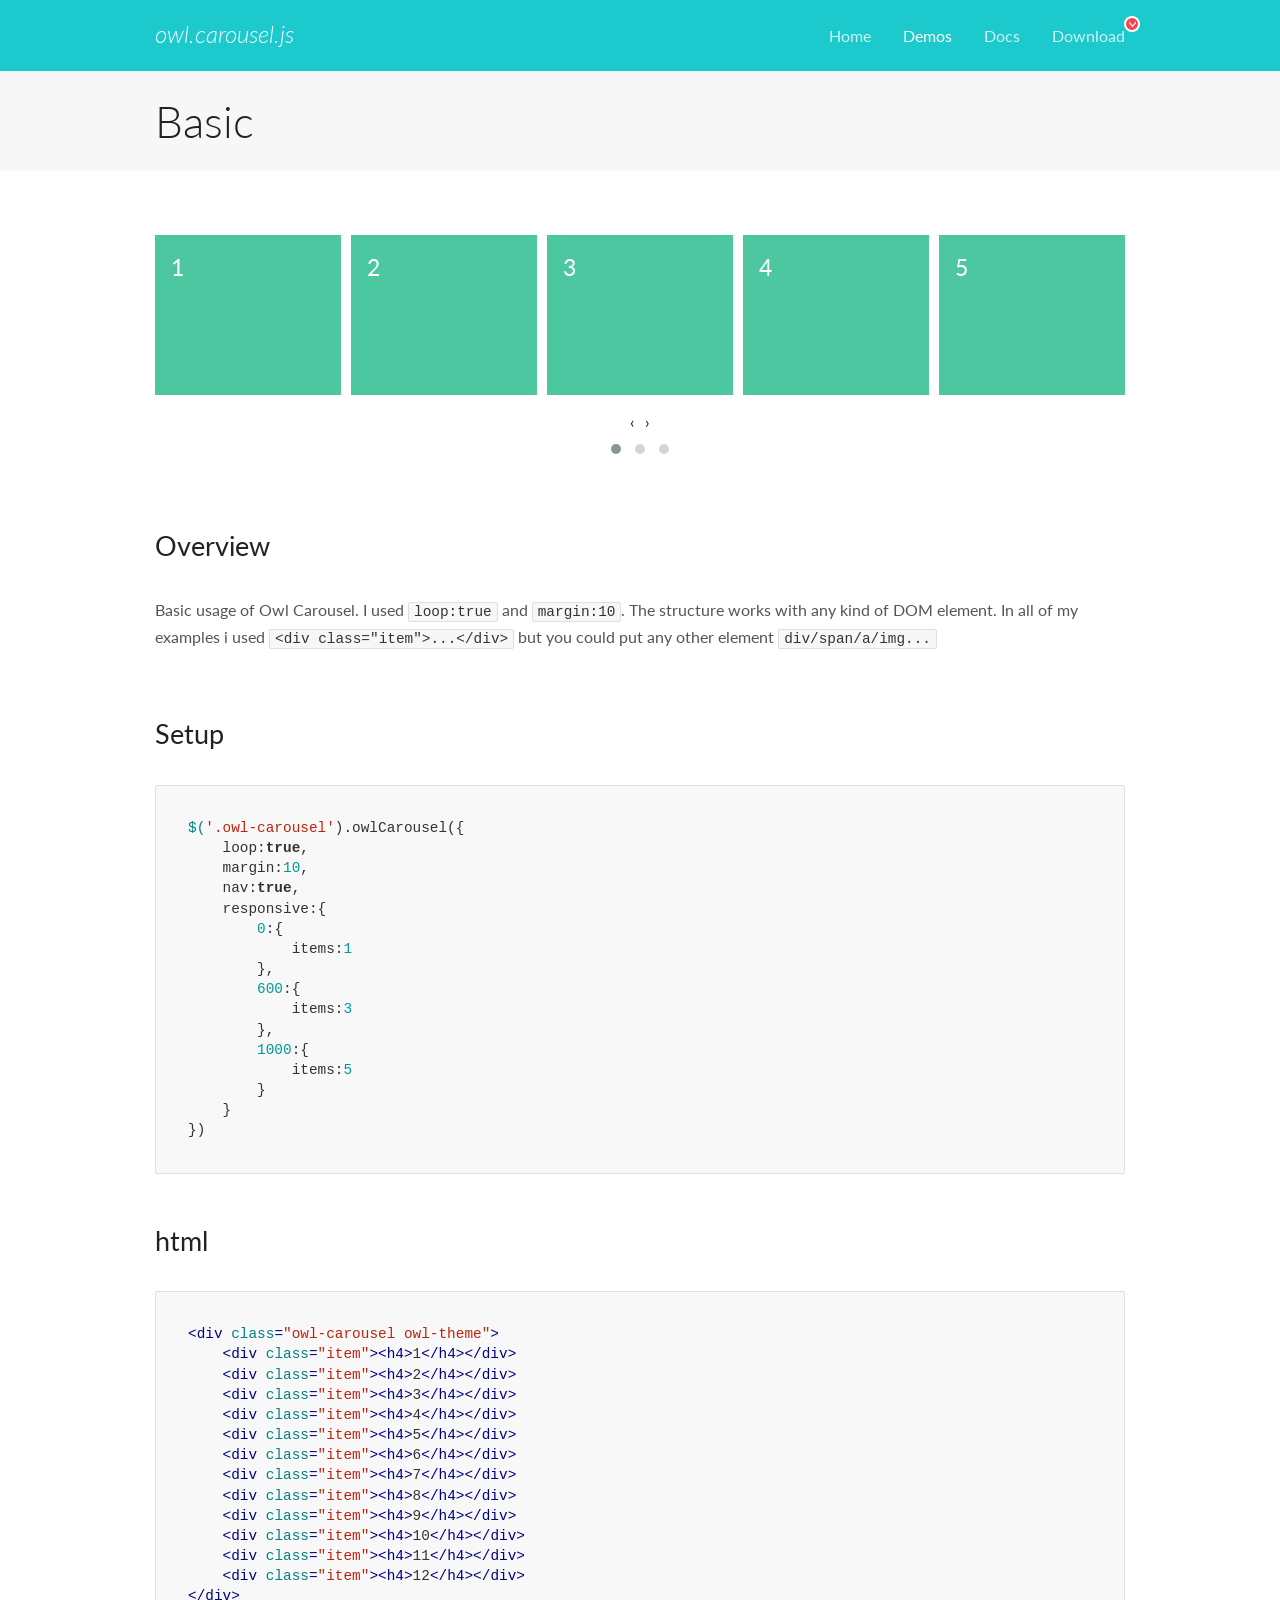
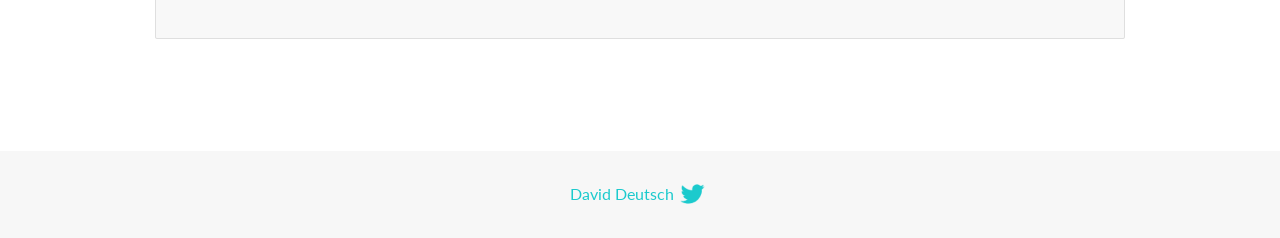
<file: portfolio/src/main/webapp/owl.carousel/docs/demos/basic.html>
<!DOCTYPE html>
<html lang="en">
  <head>

    <!-- head -->
    <meta charset="utf-8">
    <meta name="msapplication-tap-highlight" content="no" />
    <meta name="viewport" content="width=device-width, initial-scale=1.0" />
    <meta name="description" content="Basic usage demo">
    <meta name="author" content="David Deutsch">
    <title>
      Basic Demo | Owl Carousel | 2.3.4
    </title>

    <!-- Stylesheets -->
    <link href='https://fonts.googleapis.com/css?family=Lato:300,400,700,400italic,300italic' rel='stylesheet' type='text/css'>
    <link rel="stylesheet" href="../assets/css/docs.theme.min.css">

    <!-- Owl Stylesheets -->
    <link rel="stylesheet" href="../assets/owlcarousel/assets/owl.carousel.min.css">
    <link rel="stylesheet" href="../assets/owlcarousel/assets/owl.theme.default.min.css">

    <!-- HTML5 shim and Respond.js IE8 support of HTML5 elements and media queries -->

    <!--[if lt IE 9]>
      <script src="https://oss.maxcdn.com/libs/html5shiv/3.7.0/html5shiv.js"></script>
      <script src="https://oss.maxcdn.com/libs/respond.js/1.3.0/respond.min.js"></script>
    <![endif]-->

    <!-- Favicons -->
    <link rel="apple-touch-icon-precomposed" sizes="144x144" href="../assets/ico/apple-touch-icon-144-precomposed.png">
    <link rel="shortcut icon" href="../assets/ico/favicon.png">
    <link rel="shortcut icon" href="favicon.ico">

    <!-- Yeah i know js should not be in header. Its required for demos.-->

    <!-- javascript -->
    <script src="../assets/vendors/jquery.min.js"></script>
    <script src="../assets/owlcarousel/owl.carousel.js"></script>
  </head>
  <body>

    <!-- header -->
    <header class="header">
      <div class="row">
        <div class="large-12 columns">
          <div class="brand left">
            <h3>
              <a href="/OwlCarousel2/">owl.carousel.js</a> 
            </h3>
          </div>
          <a id="toggle-nav" class="right">
            <span></span> <span></span> <span></span> 
          </a> 
          <div class="nav-bar">
            <ul class="clearfix">
              <li> <a href="/OwlCarousel2/index.html">Home</a>  </li>
              <li class="active">
                <a href="/OwlCarousel2/demos/demos.html">Demos</a> 
              </li>
              <li> <a href="/OwlCarousel2/docs/started-welcome.html">Docs</a>  </li>
              <li>
                <a href="https://github.com/OwlCarousel2/OwlCarousel2/archive/2.3.4.zip">Download</a> 
                <span class="download"></span> 
              </li>
            </ul>
          </div>
        </div>
      </div>
    </header>

    <!-- title -->
    <section class="title">
      <div class="row">
        <div class="large-12 columns">
          <h1>Basic</h1>
        </div>
      </div>
    </section>

    <!--  Demos -->
    <section id="demos">
      <div class="row">
        <div class="large-12 columns">
          <div class="owl-carousel owl-theme">
            <div class="item">
              <h4>1</h4>
            </div>
            <div class="item">
              <h4>2</h4>
            </div>
            <div class="item">
              <h4>3</h4>
            </div>
            <div class="item">
              <h4>4</h4>
            </div>
            <div class="item">
              <h4>5</h4>
            </div>
            <div class="item">
              <h4>6</h4>
            </div>
            <div class="item">
              <h4>7</h4>
            </div>
            <div class="item">
              <h4>8</h4>
            </div>
            <div class="item">
              <h4>9</h4>
            </div>
            <div class="item">
              <h4>10</h4>
            </div>
            <div class="item">
              <h4>11</h4>
            </div>
            <div class="item">
              <h4>12</h4>
            </div>
          </div>
          <h3 id="overview">Overview</h3>
          <p>Basic usage of Owl Carousel. I used <code>loop:true</code> and <code>margin:10</code>. The structure works with any kind of DOM element. In all of my examples i used <code>&lt;div class=&quot;item&quot;&gt;...&lt;/div&gt;</code> but you could
            put any other element <code>div/span/a/img...</code></p>
          <h3 id="setup">Setup</h3>
          <pre><code>$(&#39;.owl-carousel&#39;).owlCarousel({
    loop:true,
    margin:10,
    nav:true,
    responsive:{
        0:{
            items:1
        },
        600:{
            items:3
        },
        1000:{
            items:5
        }
    }
})</code></pre>
          <h3 id="html">html</h3>
          <pre><code>&lt;div class=&quot;owl-carousel owl-theme&quot;&gt;
    &lt;div class=&quot;item&quot;&gt;&lt;h4&gt;1&lt;/h4&gt;&lt;/div&gt;
    &lt;div class=&quot;item&quot;&gt;&lt;h4&gt;2&lt;/h4&gt;&lt;/div&gt;
    &lt;div class=&quot;item&quot;&gt;&lt;h4&gt;3&lt;/h4&gt;&lt;/div&gt;
    &lt;div class=&quot;item&quot;&gt;&lt;h4&gt;4&lt;/h4&gt;&lt;/div&gt;
    &lt;div class=&quot;item&quot;&gt;&lt;h4&gt;5&lt;/h4&gt;&lt;/div&gt;
    &lt;div class=&quot;item&quot;&gt;&lt;h4&gt;6&lt;/h4&gt;&lt;/div&gt;
    &lt;div class=&quot;item&quot;&gt;&lt;h4&gt;7&lt;/h4&gt;&lt;/div&gt;
    &lt;div class=&quot;item&quot;&gt;&lt;h4&gt;8&lt;/h4&gt;&lt;/div&gt;
    &lt;div class=&quot;item&quot;&gt;&lt;h4&gt;9&lt;/h4&gt;&lt;/div&gt;
    &lt;div class=&quot;item&quot;&gt;&lt;h4&gt;10&lt;/h4&gt;&lt;/div&gt;
    &lt;div class=&quot;item&quot;&gt;&lt;h4&gt;11&lt;/h4&gt;&lt;/div&gt;
    &lt;div class=&quot;item&quot;&gt;&lt;h4&gt;12&lt;/h4&gt;&lt;/div&gt;
&lt;/div&gt;</code></pre>
          <script>
            $(document).ready(function() {
              var owl = $('.owl-carousel');
              owl.owlCarousel({
                margin: 10,
                nav: true,
                loop: true,
                responsive: {
                  0: {
                    items: 1
                  },
                  600: {
                    items: 3
                  },
                  1000: {
                    items: 5
                  }
                }
              })
            })
          </script>
        </div>
      </div>
    </section>

    <!-- footer -->
    <footer class="footer">
      <div class="row">
        <div class="large-12 columns">
          <h5>
            <a href="/OwlCarousel2/docs/support-contact.html">David Deutsch</a> 
            <a id="custom-tweet-button" href="https://twitter.com/share?url=https://github.com/OwlCarousel2/OwlCarousel2&text=Owl Carousel - This is so awesome! " target="_blank"></a> 
          </h5>
        </div>
      </div>
    </footer>

    <!-- vendors -->
    <script src="../assets/vendors/highlight.js"></script>
    <script src="../assets/js/app.js"></script>
  </body>
</html>
</file>
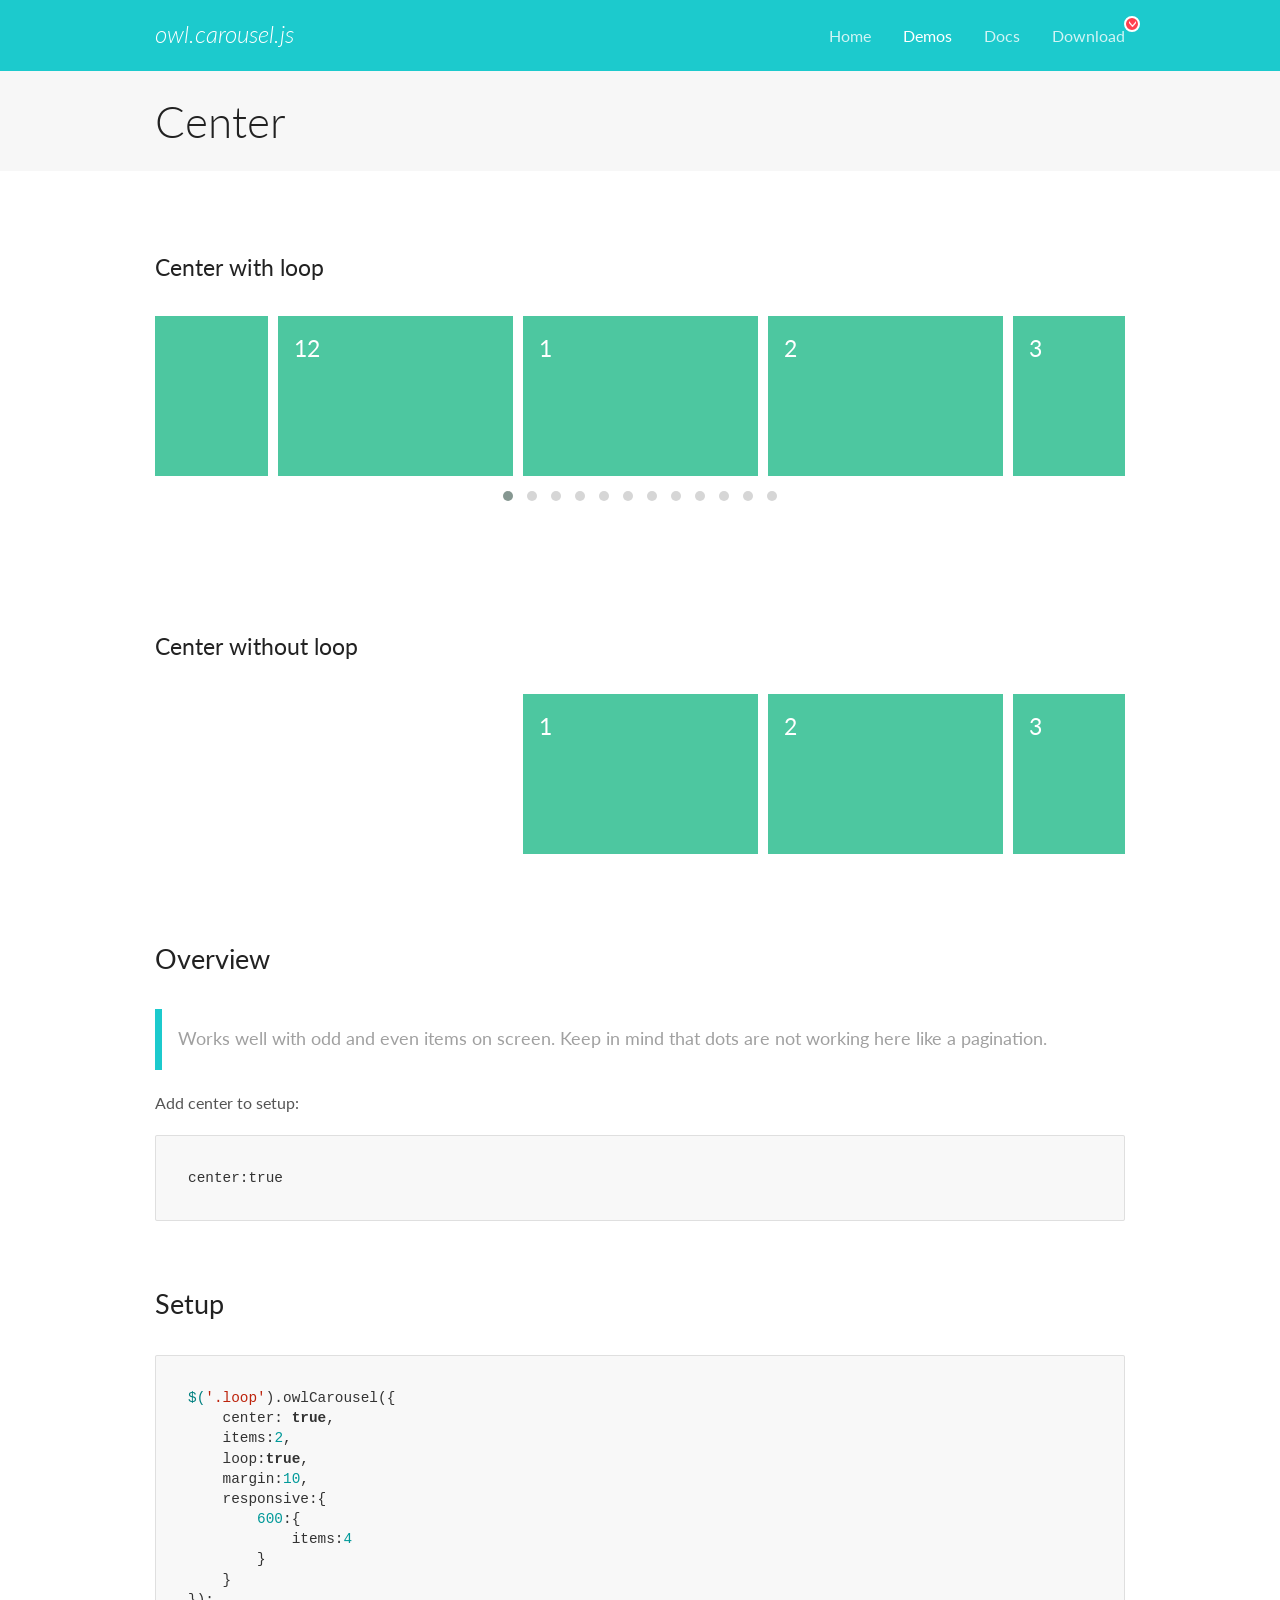
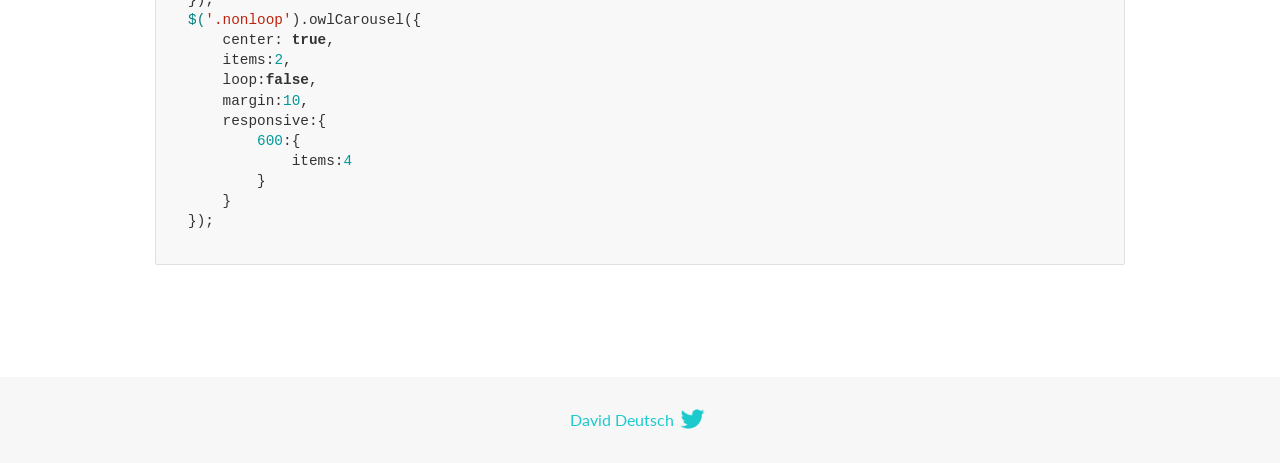
<file: portfolio/src/main/webapp/owl.carousel/docs/demos/center.html>
<!DOCTYPE html>
<html lang="en">
  <head>

    <!-- head -->
    <meta charset="utf-8">
    <meta name="msapplication-tap-highlight" content="no" />
    <meta name="viewport" content="width=device-width, initial-scale=1.0" />
    <meta name="description" content="Center carousel">
    <meta name="author" content="David Deutsch">
    <title>
      Center Demo | Owl Carousel | 2.3.4
    </title>

    <!-- Stylesheets -->
    <link href='https://fonts.googleapis.com/css?family=Lato:300,400,700,400italic,300italic' rel='stylesheet' type='text/css'>
    <link rel="stylesheet" href="../assets/css/docs.theme.min.css">

    <!-- Owl Stylesheets -->
    <link rel="stylesheet" href="../assets/owlcarousel/assets/owl.carousel.min.css">
    <link rel="stylesheet" href="../assets/owlcarousel/assets/owl.theme.default.min.css">

    <!-- HTML5 shim and Respond.js IE8 support of HTML5 elements and media queries -->

    <!--[if lt IE 9]>
      <script src="https://oss.maxcdn.com/libs/html5shiv/3.7.0/html5shiv.js"></script>
      <script src="https://oss.maxcdn.com/libs/respond.js/1.3.0/respond.min.js"></script>
    <![endif]-->

    <!-- Favicons -->
    <link rel="apple-touch-icon-precomposed" sizes="144x144" href="../assets/ico/apple-touch-icon-144-precomposed.png">
    <link rel="shortcut icon" href="../assets/ico/favicon.png">
    <link rel="shortcut icon" href="favicon.ico">

    <!-- Yeah i know js should not be in header. Its required for demos.-->

    <!-- javascript -->
    <script src="../assets/vendors/jquery.min.js"></script>
    <script src="../assets/owlcarousel/owl.carousel.js"></script>
  </head>
  <body>

    <!-- header -->
    <header class="header">
      <div class="row">
        <div class="large-12 columns">
          <div class="brand left">
            <h3>
              <a href="/OwlCarousel2/">owl.carousel.js</a> 
            </h3>
          </div>
          <a id="toggle-nav" class="right">
            <span></span> <span></span> <span></span> 
          </a> 
          <div class="nav-bar">
            <ul class="clearfix">
              <li> <a href="/OwlCarousel2/index.html">Home</a>  </li>
              <li class="active">
                <a href="/OwlCarousel2/demos/demos.html">Demos</a> 
              </li>
              <li> <a href="/OwlCarousel2/docs/started-welcome.html">Docs</a>  </li>
              <li>
                <a href="https://github.com/OwlCarousel2/OwlCarousel2/archive/2.3.4.zip">Download</a> 
                <span class="download"></span> 
              </li>
            </ul>
          </div>
        </div>
      </div>
    </header>

    <!-- title -->
    <section class="title">
      <div class="row">
        <div class="large-12 columns">
          <h1>Center</h1>
        </div>
      </div>
    </section>

    <!--  Demos -->
    <section id="demos">
      <div class="row">
        <div class="large-12 columns">
          <h4 id="center-with-loop">Center with loop</h4>
          <div class="loop owl-carousel owl-theme">
            <div class="item">
              <h4>1</h4>
            </div>
            <div class="item">
              <h4>2</h4>
            </div>
            <div class="item">
              <h4>3</h4>
            </div>
            <div class="item">
              <h4>4</h4>
            </div>
            <div class="item">
              <h4>5</h4>
            </div>
            <div class="item">
              <h4>6</h4>
            </div>
            <div class="item">
              <h4>7</h4>
            </div>
            <div class="item">
              <h4>8</h4>
            </div>
            <div class="item">
              <h4>9</h4>
            </div>
            <div class="item">
              <h4>10</h4>
            </div>
            <div class="item">
              <h4>11</h4>
            </div>
            <div class="item">
              <h4>12</h4>
            </div>
          </div>
          <br>
          <h4 id="center-without-loop">Center without loop</h4>
          <div class="nonloop owl-carousel">
            <div class="item">
              <h4>1</h4>
            </div>
            <div class="item">
              <h4>2</h4>
            </div>
            <div class="item">
              <h4>3</h4>
            </div>
            <div class="item">
              <h4>4</h4>
            </div>
            <div class="item">
              <h4>5</h4>
            </div>
            <div class="item">
              <h4>6</h4>
            </div>
            <div class="item">
              <h4>7</h4>
            </div>
            <div class="item">
              <h4>8</h4>
            </div>
            <div class="item">
              <h4>9</h4>
            </div>
            <div class="item">
              <h4>10</h4>
            </div>
            <div class="item">
              <h4>11</h4>
            </div>
            <div class="item">
              <h4>12</h4>
            </div>
          </div>
          <h3 id="overview">Overview</h3>
          <blockquote>
            <p>Works well with odd and even items on screen. Keep in mind that dots are not working here like a pagination.</p>
          </blockquote>
          <p>Add center to setup:</p>
          <pre><code>center:true</code></pre>
          <h3 id="setup">Setup</h3>
          <pre><code>$(&#39;.loop&#39;).owlCarousel({
    center: true,
    items:2,
    loop:true,
    margin:10,
    responsive:{
        600:{
            items:4
        }
    }
});
$(&#39;.nonloop&#39;).owlCarousel({
    center: true,
    items:2,
    loop:false,
    margin:10,
    responsive:{
        600:{
            items:4
        }
    }
});</code></pre>
          <script>
            jQuery(document).ready(function($) {
              $('.loop').owlCarousel({
                center: true,
                items: 2,
                loop: true,
                margin: 10,
                responsive: {
                  600: {
                    items: 4
                  }
                }
              });
              $('.nonloop').owlCarousel({
                center: true,
                items: 2,
                loop: false,
                margin: 10,
                responsive: {
                  600: {
                    items: 4
                  }
                }
              });
            });
          </script>
        </div>
      </div>
    </section>

    <!-- footer -->
    <footer class="footer">
      <div class="row">
        <div class="large-12 columns">
          <h5>
            <a href="/OwlCarousel2/docs/support-contact.html">David Deutsch</a> 
            <a id="custom-tweet-button" href="https://twitter.com/share?url=https://github.com/OwlCarousel2/OwlCarousel2&text=Owl Carousel - This is so awesome! " target="_blank"></a> 
          </h5>
        </div>
      </div>
    </footer>

    <!-- vendors -->
    <script src="../assets/vendors/highlight.js"></script>
    <script src="../assets/js/app.js"></script>
  </body>
</html>
</file>
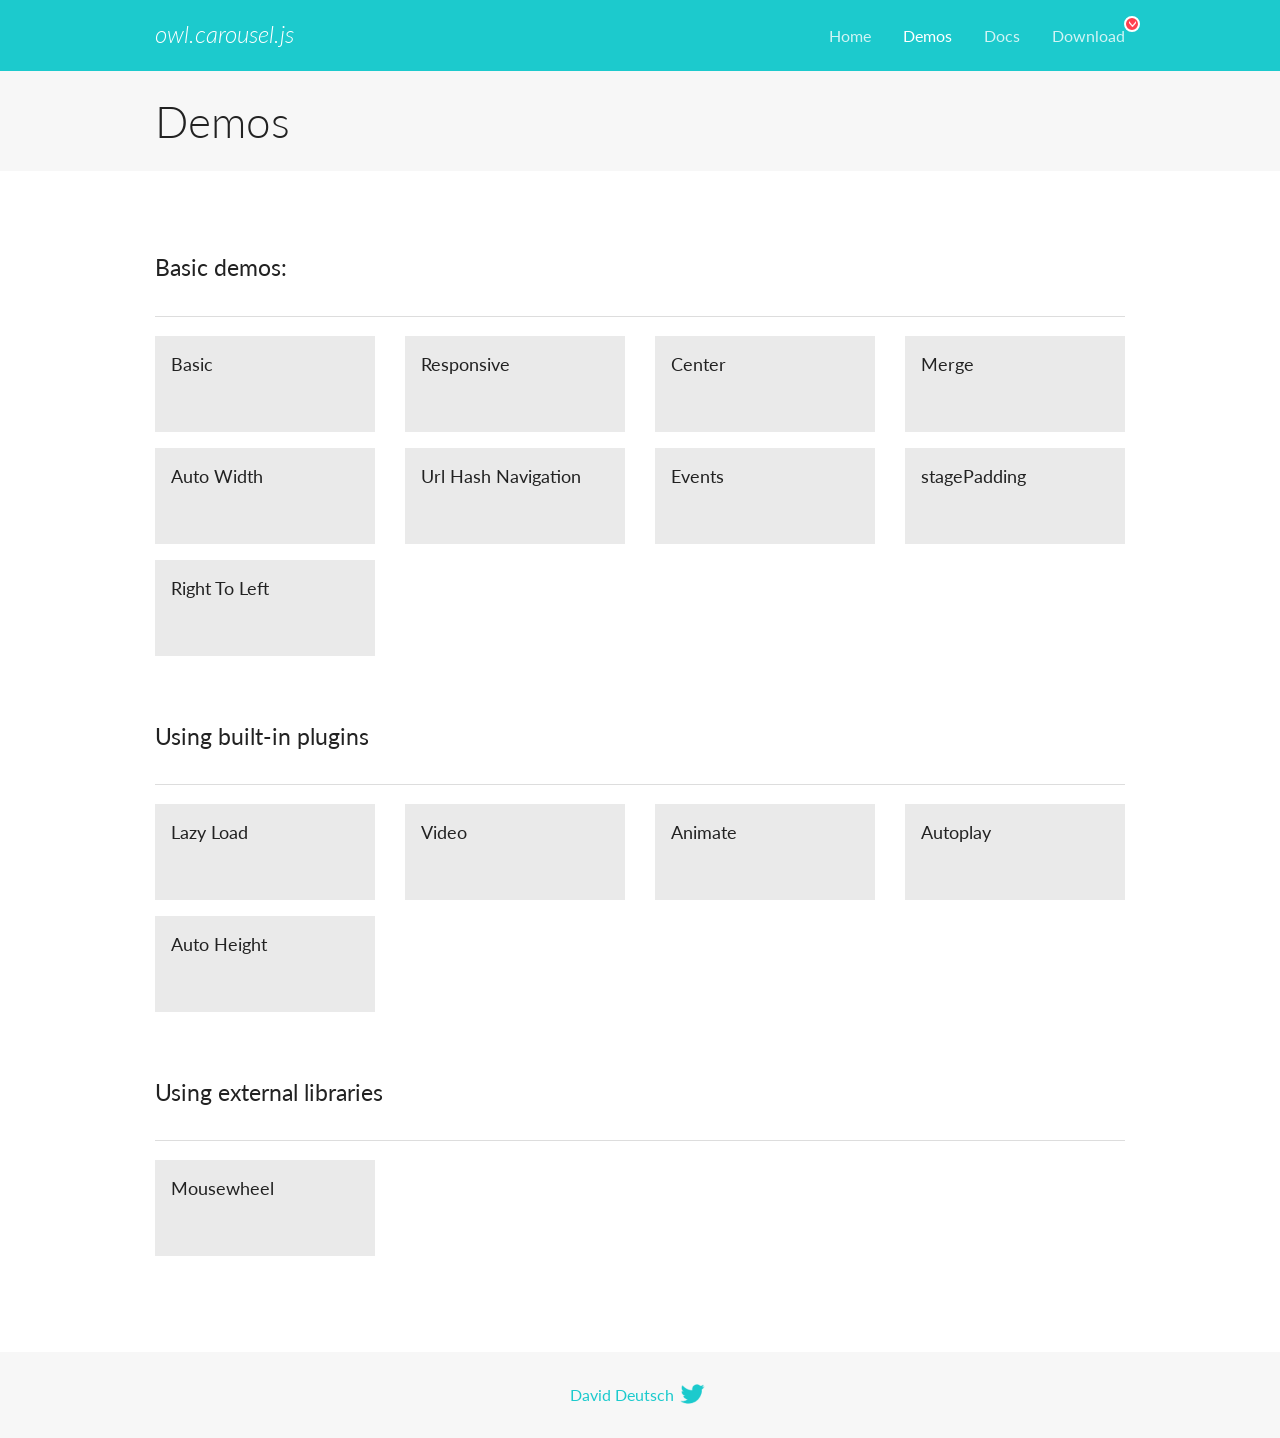
<file: portfolio/src/main/webapp/owl.carousel/docs/demos/demos.html>
<!DOCTYPE html>
<html lang="en">
  <head>

    <!-- head -->
    <meta charset="utf-8">
    <meta name="msapplication-tap-highlight" content="no" />
    <meta name="viewport" content="width=device-width, initial-scale=1.0" />
    <meta name="description" content="A list of Owl Carousel examples.">
    <meta name="author" content="David Deutsch">
    <title>
      Demos | Owl Carousel | 2.3.4
    </title>

    <!-- Stylesheets -->
    <link href='https://fonts.googleapis.com/css?family=Lato:300,400,700,400italic,300italic' rel='stylesheet' type='text/css'>
    <link rel="stylesheet" href="../assets/css/docs.theme.min.css">

    <!-- Owl Stylesheets -->
    <link rel="stylesheet" href="../assets/owlcarousel/assets/owl.carousel.min.css">
    <link rel="stylesheet" href="../assets/owlcarousel/assets/owl.theme.default.min.css">

    <!-- HTML5 shim and Respond.js IE8 support of HTML5 elements and media queries -->

    <!--[if lt IE 9]>
      <script src="https://oss.maxcdn.com/libs/html5shiv/3.7.0/html5shiv.js"></script>
      <script src="https://oss.maxcdn.com/libs/respond.js/1.3.0/respond.min.js"></script>
    <![endif]-->

    <!-- Favicons -->
    <link rel="apple-touch-icon-precomposed" sizes="144x144" href="../assets/ico/apple-touch-icon-144-precomposed.png">
    <link rel="shortcut icon" href="../assets/ico/favicon.png">
    <link rel="shortcut icon" href="favicon.ico">

    <!-- Yeah i know js should not be in header. Its required for demos.-->

    <!-- javascript -->
    <script src="../assets/vendors/jquery.min.js"></script>
    <script src="../assets/owlcarousel/owl.carousel.js"></script>
  </head>
  <body>

    <!-- header -->
    <header class="header">
      <div class="row">
        <div class="large-12 columns">
          <div class="brand left">
            <h3>
              <a href="/OwlCarousel2/">owl.carousel.js</a> 
            </h3>
          </div>
          <a id="toggle-nav" class="right">
            <span></span> <span></span> <span></span> 
          </a> 
          <div class="nav-bar">
            <ul class="clearfix">
              <li> <a href="/OwlCarousel2/index.html">Home</a>  </li>
              <li class="active">
                <a href="/OwlCarousel2/demos/demos.html">Demos</a> 
              </li>
              <li> <a href="/OwlCarousel2/docs/started-welcome.html">Docs</a>  </li>
              <li>
                <a href="https://github.com/OwlCarousel2/OwlCarousel2/archive/2.3.4.zip">Download</a> 
                <span class="download"></span> 
              </li>
            </ul>
          </div>
        </div>
      </div>
    </header>

    <!-- title -->
    <section class="title">
      <div class="row">
        <div class="large-12 columns">
          <h1>Demos</h1>
        </div>
      </div>
    </section>

    <!--  Demos -->
    <section id="demos">
      <div class="row">
        <div class="large-12 columns">
          <h4 id="basic-demos-">Basic demos:</h4>
          <hr>
          <div class="demo-list">
            <div class="row">
              <div class="small-6 medium-4 large-3 columns">
                <a href="basic.html" class="demo-block">
                  <h5>Basic </h5>
                </a> 
              </div>
              <div class="small-6 medium-4 large-3 columns">
                <a href="responsive.html" class="demo-block">
                  <h5>Responsive </h5>
                </a> 
              </div>
              <div class="small-6 medium-4 large-3 columns">
                <a href="center.html" class="demo-block">
                  <h5>Center </h5>
                </a> 
              </div>
              <div class="small-6 medium-4 large-3 columns">
                <a href="merge.html" class="demo-block">
                  <h5>Merge </h5>
                </a> 
              </div>
              <div class="small-6 medium-4 large-3 columns">
                <a href="autowidth.html" class="demo-block">
                  <h5>Auto Width </h5>
                </a> 
              </div>
              <div class="small-6 medium-4 large-3 columns">
                <a href="urlhashnav.html" class="demo-block">
                  <h5>Url Hash Navigation </h5>
                </a> 
              </div>
              <div class="small-6 medium-4 large-3 columns">
                <a href="events.html" class="demo-block">
                  <h5>Events </h5>
                </a> 
              </div>
              <div class="small-6 medium-4 large-3 columns">
                <a href="stagepadding.html" class="demo-block">
                  <h5>stagePadding </h5>
                </a> 
              </div>
              <div class="small-6 medium-4 large-3 columns">
                <a href="rtl.html" class="demo-block">
                  <h5>Right To Left </h5>
                </a> 
              </div>
            </div>
          </div>
          <h4 id="using-built-in-plugins">Using built-in plugins</h4>
          <hr>
          <div class="demo-list">
            <div class="row">
              <div class="small-6 medium-4 large-3 columns">
                <a href="lazyLoad.html" class="demo-block">
                  <h5>Lazy Load </h5>
                </a> 
              </div>
              <div class="small-6 medium-4 large-3 columns">
                <a href="video.html" class="demo-block">
                  <h5>Video </h5>
                </a> 
              </div>
              <div class="small-6 medium-4 large-3 columns">
                <a href="animate.html" class="demo-block">
                  <h5>Animate </h5>
                </a> 
              </div>
              <div class="small-6 medium-4 large-3 columns">
                <a href="autoplay.html" class="demo-block">
                  <h5>Autoplay </h5>
                </a> 
              </div>
              <div class="small-6 medium-4 large-3 columns">
                <a href="autoheight.html" class="demo-block">
                  <h5>Auto Height </h5>
                </a> 
              </div>
            </div>
          </div>
          <h4 id="using-external-libraries">Using external libraries</h4>
          <hr>
          <div class="demo-list">
            <div class="row">
              <div class="small-6 medium-4 large-3 columns">
                <a href="mousewheel.html" class="demo-block">
                  <h5>Mousewheel </h5>
                </a> 
              </div>
            </div>
          </div>
        </div>
      </div>
    </section>

    <!-- footer -->
    <footer class="footer">
      <div class="row">
        <div class="large-12 columns">
          <h5>
            <a href="/OwlCarousel2/docs/support-contact.html">David Deutsch</a> 
            <a id="custom-tweet-button" href="https://twitter.com/share?url=https://github.com/OwlCarousel2/OwlCarousel2&text=Owl Carousel - This is so awesome! " target="_blank"></a> 
          </h5>
        </div>
      </div>
    </footer>

    <!-- vendors -->
    <script src="../assets/vendors/highlight.js"></script>
    <script src="../assets/js/app.js"></script>
  </body>
</html>
</file>
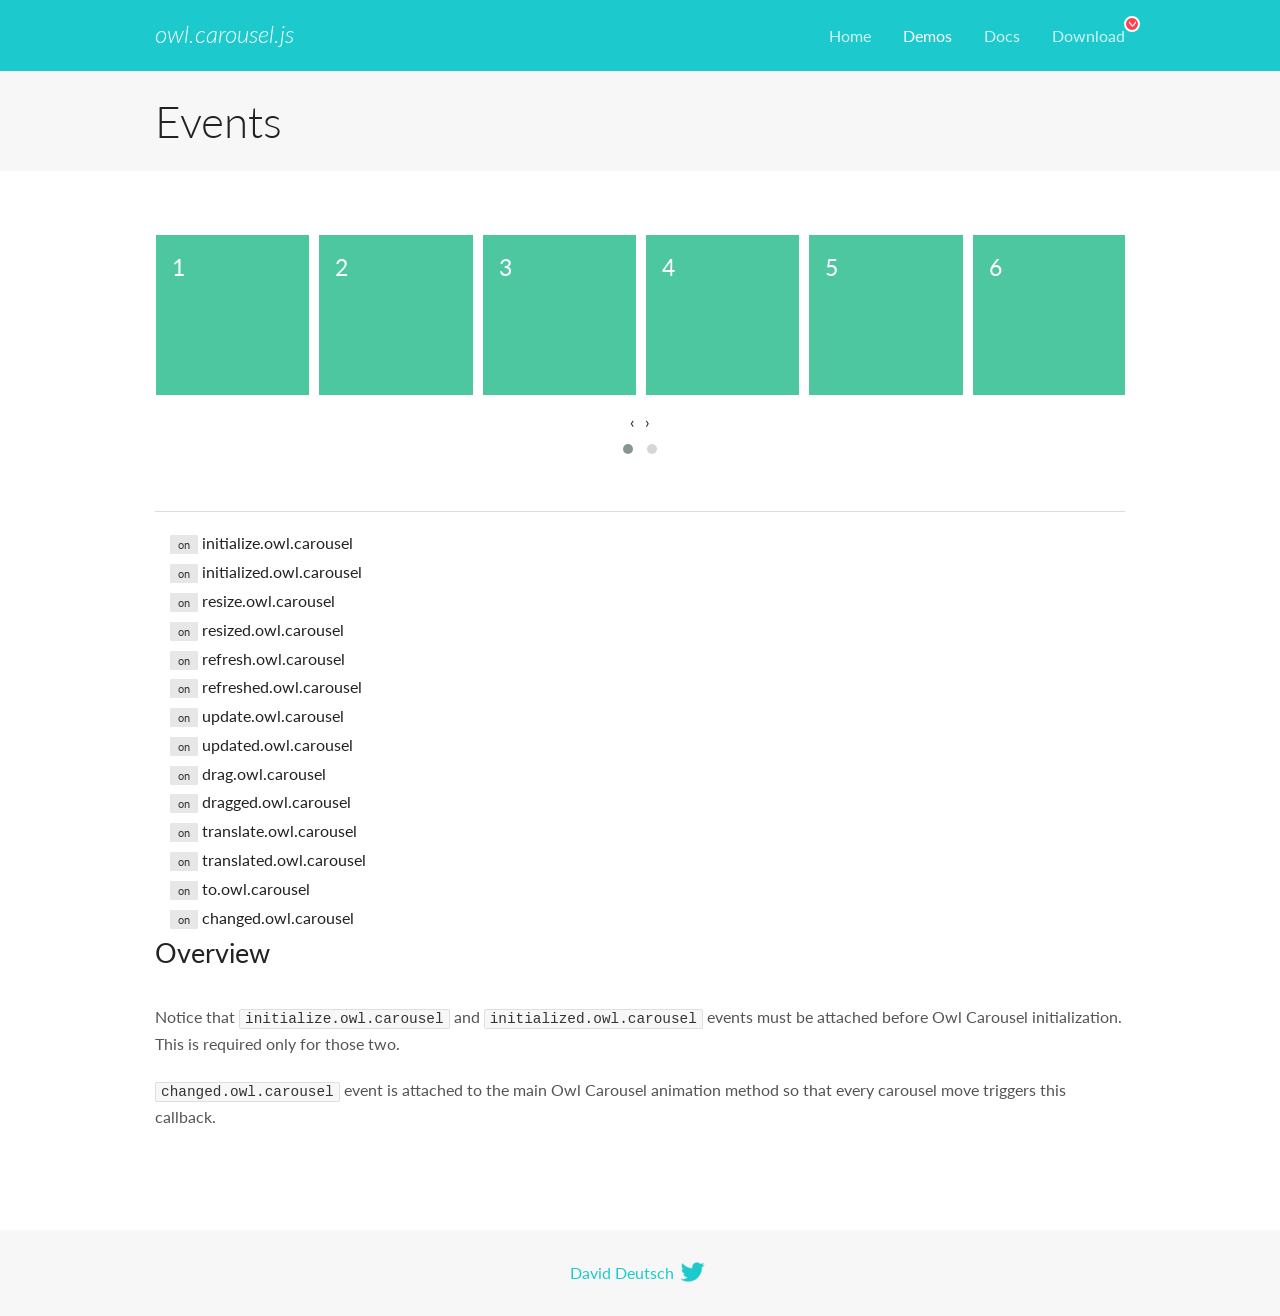
<file: portfolio/src/main/webapp/owl.carousel/docs/demos/events.html>
<!DOCTYPE html>
<html lang="en">
  <head>

    <!-- head -->
    <meta charset="utf-8">
    <meta name="msapplication-tap-highlight" content="no" />
    <meta name="viewport" content="width=device-width, initial-scale=1.0" />
    <meta name="description" content="Events usage demo">
    <meta name="author" content="David Deutsch">
    <title>
      Events Demo | Owl Carousel | 2.3.4
    </title>

    <!-- Stylesheets -->
    <link href='https://fonts.googleapis.com/css?family=Lato:300,400,700,400italic,300italic' rel='stylesheet' type='text/css'>
    <link rel="stylesheet" href="../assets/css/docs.theme.min.css">

    <!-- Owl Stylesheets -->
    <link rel="stylesheet" href="../assets/owlcarousel/assets/owl.carousel.min.css">
    <link rel="stylesheet" href="../assets/owlcarousel/assets/owl.theme.default.min.css">

    <!-- HTML5 shim and Respond.js IE8 support of HTML5 elements and media queries -->

    <!--[if lt IE 9]>
      <script src="https://oss.maxcdn.com/libs/html5shiv/3.7.0/html5shiv.js"></script>
      <script src="https://oss.maxcdn.com/libs/respond.js/1.3.0/respond.min.js"></script>
    <![endif]-->

    <!-- Favicons -->
    <link rel="apple-touch-icon-precomposed" sizes="144x144" href="../assets/ico/apple-touch-icon-144-precomposed.png">
    <link rel="shortcut icon" href="../assets/ico/favicon.png">
    <link rel="shortcut icon" href="favicon.ico">

    <!-- Yeah i know js should not be in header. Its required for demos.-->

    <!-- javascript -->
    <script src="../assets/vendors/jquery.min.js"></script>
    <script src="../assets/owlcarousel/owl.carousel.js"></script>
  </head>
  <body>

    <!-- header -->
    <header class="header">
      <div class="row">
        <div class="large-12 columns">
          <div class="brand left">
            <h3>
              <a href="/OwlCarousel2/">owl.carousel.js</a> 
            </h3>
          </div>
          <a id="toggle-nav" class="right">
            <span></span> <span></span> <span></span> 
          </a> 
          <div class="nav-bar">
            <ul class="clearfix">
              <li> <a href="/OwlCarousel2/index.html">Home</a>  </li>
              <li class="active">
                <a href="/OwlCarousel2/demos/demos.html">Demos</a> 
              </li>
              <li> <a href="/OwlCarousel2/docs/started-welcome.html">Docs</a>  </li>
              <li>
                <a href="https://github.com/OwlCarousel2/OwlCarousel2/archive/2.3.4.zip">Download</a> 
                <span class="download"></span> 
              </li>
            </ul>
          </div>
        </div>
      </div>
    </header>

    <!-- title -->
    <section class="title">
      <div class="row">
        <div class="large-12 columns">
          <h1>Events</h1>
        </div>
      </div>
    </section>

    <!--  Demos -->
    <section id="demos">
      <div class="row">
        <div class="large-12 columns">
          <div class="owl-carousel owl-theme">
            <div class="item">
              <h4>1</h4>
            </div>
            <div class="item">
              <h4>2</h4>
            </div>
            <div class="item">
              <h4>3</h4>
            </div>
            <div class="item">
              <h4>4</h4>
            </div>
            <div class="item">
              <h4>5</h4>
            </div>
            <div class="item">
              <h4>6</h4>
            </div>
            <div class="item">
              <h4>7</h4>
            </div>
            <div class="item">
              <h4>8</h4>
            </div>
            <div class="item">
              <h4>9</h4>
            </div>
            <div class="item">
              <h4>10</h4>
            </div>
            <div class="item">
              <h4>11</h4>
            </div>
            <div class="item">
              <h4>12</h4>
            </div>
          </div>
          <hr>
          <div class="large-12 columns callbacks">
            <div><span class="label secondary initialize">on</span>  initialize.owl.carousel </div>
            <div><span class="label secondary initialized">on</span>  initialized.owl.carousel </div>
            <div><span class="label secondary resize">on</span>  resize.owl.carousel </div>
            <div><span class="label secondary resized">on</span>  resized.owl.carousel </div>
            <div><span class="label secondary refresh">on</span>  refresh.owl.carousel </div>
            <div><span class="label secondary refreshed">on</span>  refreshed.owl.carousel </div>
            <div><span class="label secondary update">on</span>  update.owl.carousel </div>
            <div><span class="label secondary updated">on</span>  updated.owl.carousel </div>
            <div><span class="label secondary drag">on</span>  drag.owl.carousel </div>
            <div><span class="label secondary dragged">on</span>  dragged.owl.carousel </div>
            <div><span class="label secondary translate">on</span>  translate.owl.carousel </div>
            <div><span class="label secondary translated">on</span>  translated.owl.carousel </div>
            <div><span class="label secondary to">on</span>  to.owl.carousel </div>
            <div><span class="label secondary changed">on</span>  changed.owl.carousel </div>
          </div>
          <h3 id="overview">Overview</h3>
          <p>Notice that <code>initialize.owl.carousel</code> and <code>initialized.owl.carousel</code> events must be attached before Owl Carousel initialization. This is required only for those two.</p>
          <p><code>changed.owl.carousel</code> event is attached to the main Owl Carousel animation method so that every carousel move triggers this callback.</p>
          <script>
            jQuery(document).ready(function($) {
              var owl = $('.owl-carousel');
              owl.on('initialize.owl.carousel initialized.owl.carousel ' +
                'initialize.owl.carousel initialize.owl.carousel ' +
                'resize.owl.carousel resized.owl.carousel ' +
                'refresh.owl.carousel refreshed.owl.carousel ' +
                'update.owl.carousel updated.owl.carousel ' +
                'drag.owl.carousel dragged.owl.carousel ' +
                'translate.owl.carousel translated.owl.carousel ' +
                'to.owl.carousel changed.owl.carousel',
                function(e) {
                  $('.' + e.type)
                    .removeClass('secondary')
                    .addClass('success');
                  window.setTimeout(function() {
                    $('.' + e.type)
                      .removeClass('success')
                      .addClass('secondary');
                  }, 500);
                });
              owl.owlCarousel({
                loop: true,
                nav: true,
                lazyLoad: true,
                margin: 10,
                video: true,
                responsive: {
                  0: {
                    items: 1
                  },
                  600: {
                    items: 3
                  },
                  960: {
                    items: 5,
                  },
                  1200: {
                    items: 6
                  }
                }
              });
            });
          </script>
        </div>
      </div>
    </section>

    <!-- footer -->
    <footer class="footer">
      <div class="row">
        <div class="large-12 columns">
          <h5>
            <a href="/OwlCarousel2/docs/support-contact.html">David Deutsch</a> 
            <a id="custom-tweet-button" href="https://twitter.com/share?url=https://github.com/OwlCarousel2/OwlCarousel2&text=Owl Carousel - This is so awesome! " target="_blank"></a> 
          </h5>
        </div>
      </div>
    </footer>

    <!-- vendors -->
    <script src="../assets/vendors/highlight.js"></script>
    <script src="../assets/js/app.js"></script>
  </body>
</html>
</file>
